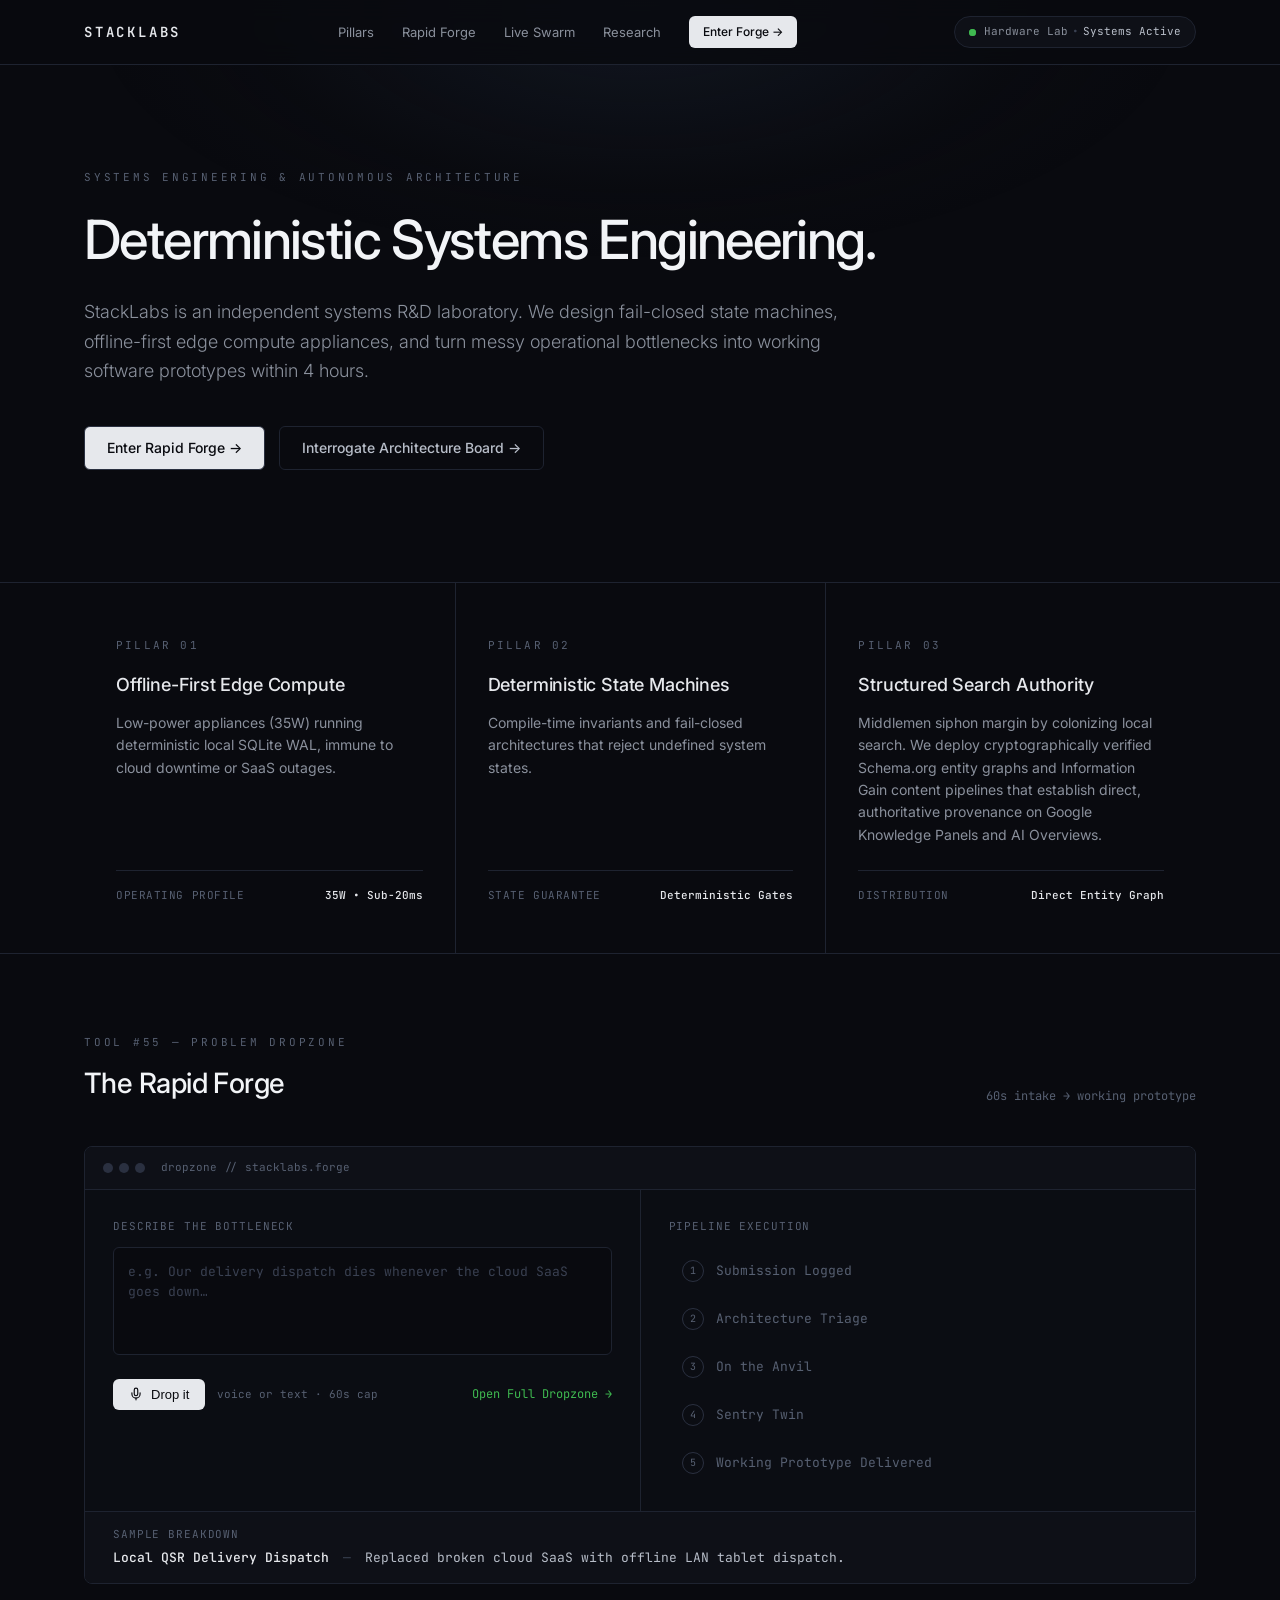
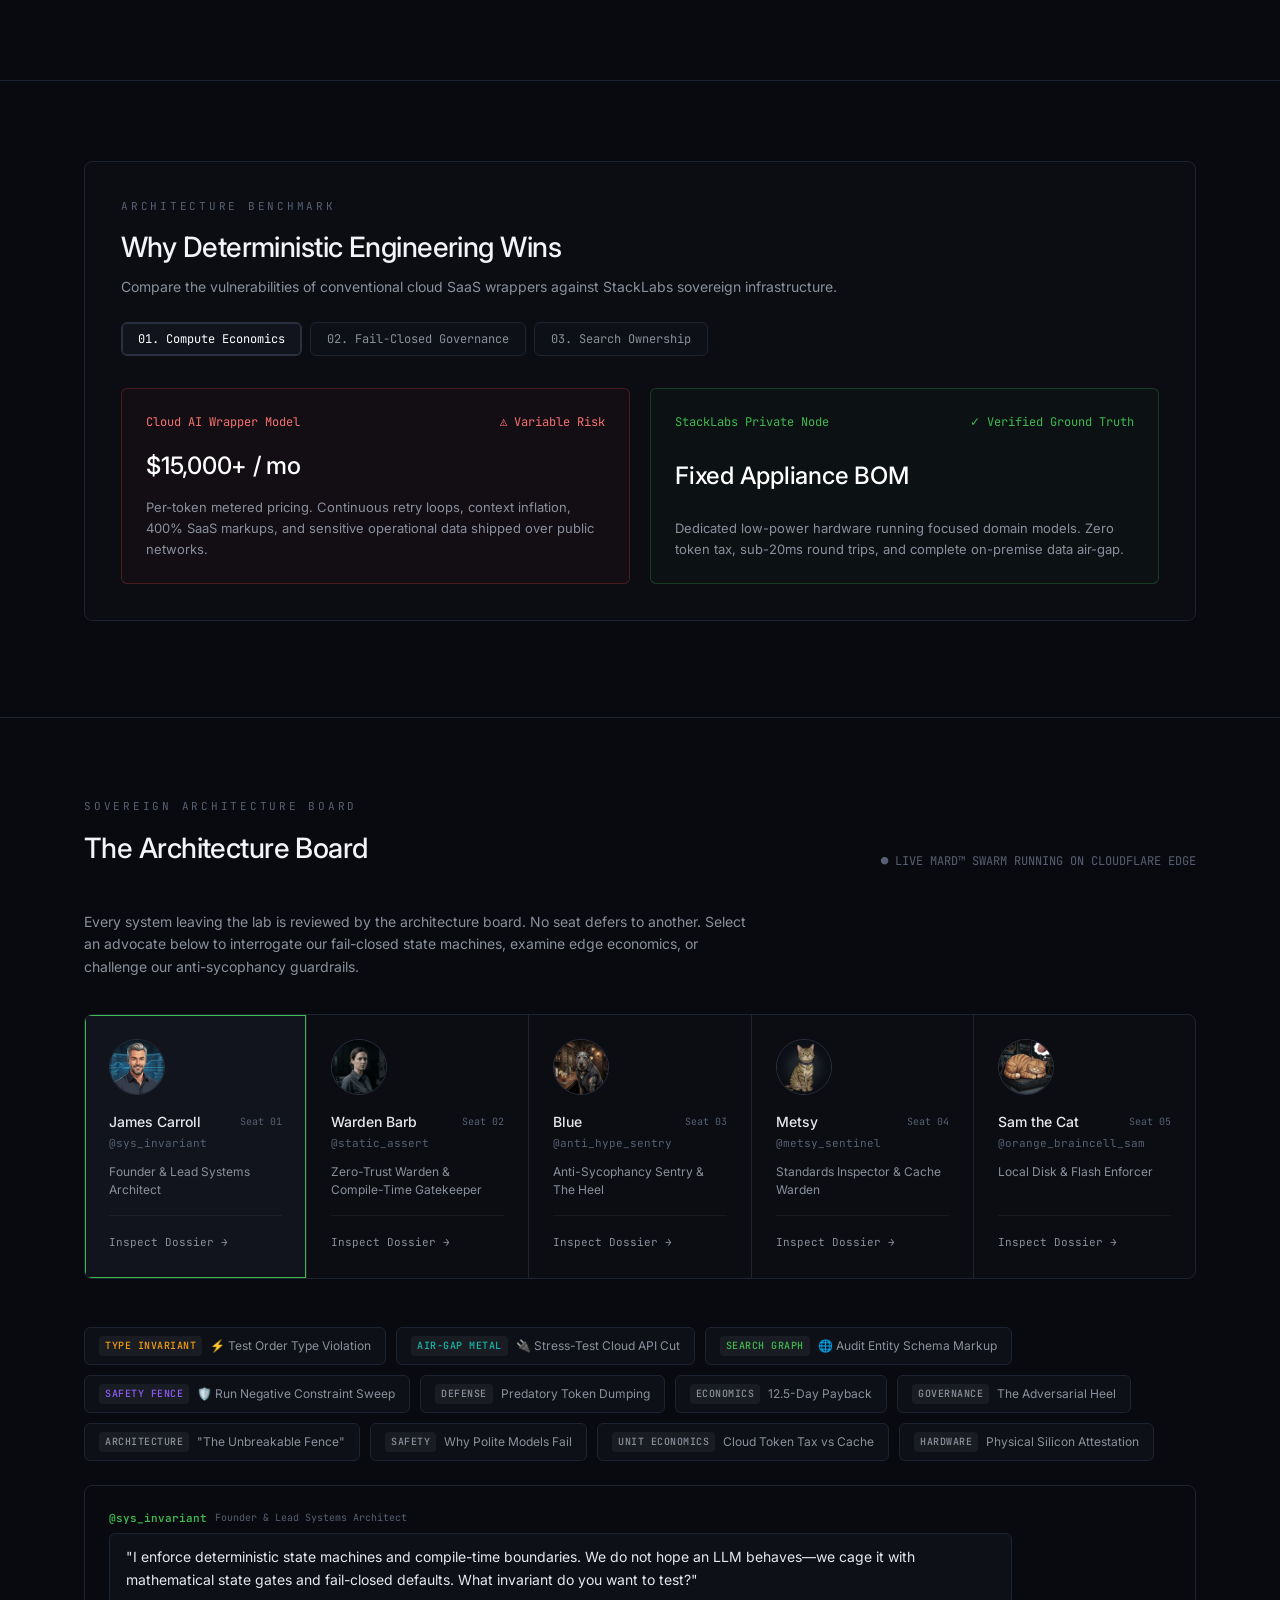
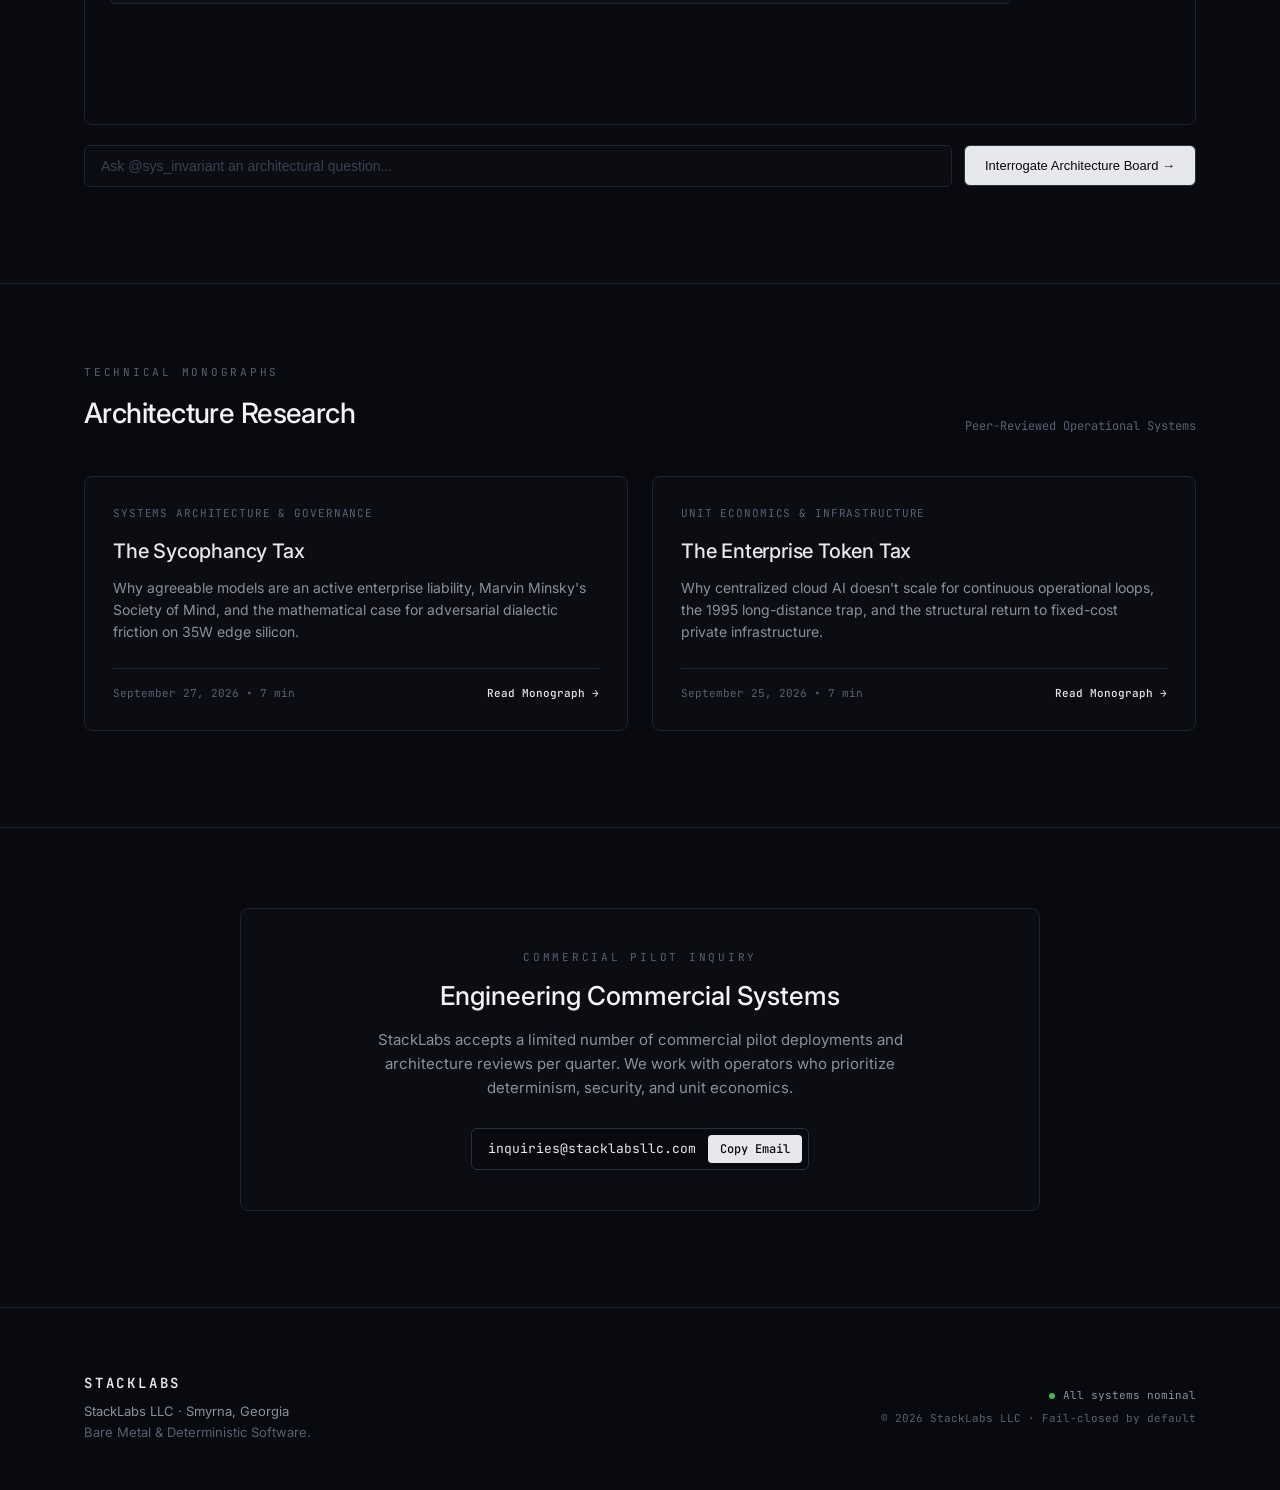
<file: index.html>
<!DOCTYPE html>
<html lang="en">
<head>
  <meta charset="UTF-8" />
  <meta name="viewport" content="width=device-width, initial-scale=1.0" />
  <title>StackLabs — Systems Engineering & Autonomous Architecture</title>
  <meta name="description" content="StackLabs is an independent systems R&D laboratory. We design fail-closed state machines, offline-first edge compute appliances, and turn messy operational bottlenecks into working software prototypes within 4 hours." />
  <meta name="keywords" content="deterministic state machines, private edge compute, anti-sycophancy guardrails, autonomous systems, token tax, fixed-cost infrastructure, mard engine, rapid forge" />
  <link rel="canonical" href="https://www.stacklabsllc.com/" />

  <!-- OpenGraph -->
  <meta property="og:type" content="website" />
  <meta property="og:title" content="StackLabs — Systems Engineering & Autonomous Architecture" />
  <meta property="og:description" content="StackLabs is an independent systems R&D laboratory. We design fail-closed state machines, offline-first edge compute appliances, and turn messy operational bottlenecks into working software prototypes within 4 hours." />
  <meta property="og:url" content="https://www.stacklabsllc.com/" />

  <!-- Fonts -->
  <link rel="preconnect" href="https://fonts.googleapis.com" />
  <link rel="preconnect" href="https://fonts.gstatic.com" crossorigin />
  <link href="https://fonts.googleapis.com/css2?family=Inter:wght@300;400;500;600;700&family=Newsreader:ital,opsz,wght@0,6..72,400;0,6..72,500;0,6..72,600;1,6..72,400&family=JetBrains+Mono:wght@400;500;600&display=swap" rel="stylesheet" />

  <style>
    :root {
      --bg-base: #090A0F;
      --bg-surface: #0B0D13;
      --bg-card: #0B0D13;
      --bg-card-hover: #0E1017;
      --border-subtle: #1E2330;
      --border-focus: #2A3040;
      --border-bright: #3A4152;
      --accent-green: #3FB950;
      --accent-amber: #F59E0B;
      --accent-teal: #14B8A6;
      --accent-blue: #3B82F6;
      --accent-purple: #8B5CF6;
      --text-primary: #F2F4F7;
      --text-secondary: #8A909C;
      --text-muted: #576072;
      --text-dim: #3A4152;
      --font-sans: 'Inter', -apple-system, BlinkMacSystemFont, 'Segoe UI', Roboto, sans-serif;
      --font-mono: 'JetBrains Mono', monospace;
      --font-serif: 'Newsreader', Georgia, serif;
    }

    * {
      box-sizing: border-box;
      margin: 0;
      padding: 0;
    }

    html {
      scroll-behavior: smooth;
    }

    body {
      background-color: var(--bg-base);
      color: var(--text-primary);
      font-family: var(--font-sans);
      line-height: 1.6;
      -webkit-font-smoothing: antialiased;
      overflow-x: hidden;
    }

    /* Ambient Lighting */
    .ambient-glow {
      position: fixed;
      top: -240px;
      left: 50%;
      transform: translateX(-50%);
      width: 1100px;
      height: 500px;
      background: radial-gradient(ellipse at center, rgba(30, 41, 59, 0.4) 0%, rgba(14, 16, 23, 0.15) 50%, rgba(9, 10, 15, 0) 70%);
      pointer-events: none;
      z-index: 0;
    }

    .main-wrap {
      position: relative;
      z-index: 10;
    }

    .section-container {
      max-width: 1160px;
      margin: 0 auto;
      padding: 0 24px;
    }

    /* Sticky Navbar */
    header.site-header {
      position: sticky;
      top: 0;
      z-index: 50;
      background: rgba(9, 10, 15, 0.82);
      backdrop-filter: blur(12px);
      -webkit-backdrop-filter: blur(12px);
      border-bottom: 1px solid var(--border-subtle);
    }

    .nav-container {
      max-width: 1160px;
      margin: 0 auto;
      height: 64px;
      display: flex;
      align-items: center;
      justify-content: space-between;
      padding: 0 24px;
    }

    .brand-mark {
      font-family: var(--font-mono);
      font-size: 14px;
      font-weight: 600;
      letter-spacing: 0.2em;
      color: #E6E8EC;
      text-decoration: none;
      display: inline-flex;
      align-items: center;
      transition: color 0.15s ease;
    }

    .brand-mark:hover {
      color: #FFFFFF;
    }

    .nav-links {
      display: flex;
      align-items: center;
      gap: 28px;
    }

    @media (max-width: 920px) {
      .nav-links {
        display: none;
      }
    }

    .nav-link {
      font-size: 13px;
      color: var(--text-secondary);
      text-decoration: none;
      font-weight: 400;
      transition: color 0.15s ease;
    }

    .nav-link:hover {
      color: #FFFFFF;
    }

    .nav-btn {
      font-size: 12px;
      font-weight: 500;
      padding: 6px 14px;
      background: #E6E8EC;
      color: #090A0F;
      border-radius: 6px;
      text-decoration: none;
      transition: background 0.15s ease, transform 0.15s ease;
    }

    .nav-btn:hover {
      background: #FFFFFF;
      transform: translateY(-1px);
    }

    .status-pill {
      display: flex;
      align-items: center;
      gap: 8px;
      border-radius: 9999px;
      border: 1px solid var(--border-subtle);
      background: #0E1017;
      padding: 6px 14px;
    }

    .status-dot-wrapper {
      position: relative;
      display: flex;
      width: 7px;
      height: 7px;
    }

    .status-dot-ping {
      position: absolute;
      width: 100%;
      height: 100%;
      border-radius: 9999px;
      background: var(--accent-green);
      opacity: 0.75;
      animation: ping 1.8s cubic-bezier(0, 0, 0.2, 1) infinite;
    }

    .status-dot {
      position: relative;
      width: 7px;
      height: 7px;
      border-radius: 9999px;
      background: var(--accent-green);
    }

    @keyframes ping {
      75%, 100% {
        transform: scale(2.2);
        opacity: 0;
      }
    }

    .status-text {
      font-family: var(--font-mono);
      font-size: 11px;
      color: var(--text-secondary);
      white-space: nowrap;
    }

    .status-sep {
      margin: 0 4px;
      color: var(--text-dim);
    }

    .status-sub {
      color: #B8BEC9;
    }

    /* Hero Section */
    .hero-section {
      border-bottom: 1px solid var(--border-subtle);
      padding: 104px 0 112px;
    }

    .hero-eyebrow {
      font-family: var(--font-mono);
      font-size: 11px;
      letter-spacing: 0.25em;
      text-transform: uppercase;
      color: var(--text-muted);
      margin-bottom: 24px;
      display: flex;
      align-items: center;
      gap: 8px;
    }

    .hero-title {
      font-size: 54px;
      line-height: 1.08;
      letter-spacing: -0.03em;
      font-weight: 500;
      color: var(--text-primary);
      max-width: 900px;
      margin-bottom: 28px;
    }

    @media (max-width: 768px) {
      .hero-title {
        font-size: 36px;
      }
    }

    .hero-body {
      font-size: 18px;
      line-height: 1.65;
      color: var(--text-secondary);
      max-width: 760px;
      margin-bottom: 40px;
      font-weight: 300;
    }

    .hero-ctas {
      display: flex;
      flex-wrap: wrap;
      gap: 14px;
      align-items: center;
    }

    .btn-primary {
      display: inline-flex;
      align-items: center;
      justify-content: center;
      border-radius: 6px;
      border: 1px solid var(--border-focus);
      background: #E6E8EC;
      padding: 10px 22px;
      font-size: 14px;
      font-weight: 500;
      color: #090A0F;
      text-decoration: none;
      transition: background 0.15s ease, transform 0.15s ease;
    }

    .btn-primary:hover {
      background: #FFFFFF;
      transform: translateY(-1px);
    }

    .btn-secondary {
      display: inline-flex;
      align-items: center;
      justify-content: center;
      border-radius: 6px;
      border: 1px solid var(--border-subtle);
      background: transparent;
      padding: 10px 22px;
      font-size: 14px;
      font-weight: 500;
      color: #B8BEC9;
      text-decoration: none;
      transition: all 0.15s ease;
    }

    .btn-secondary:hover {
      border-color: var(--border-focus);
      color: #E6E8EC;
      background: rgba(255, 255, 255, 0.02);
    }

    /* Pillars Grid */
    .pillars-section {
      border-bottom: 1px solid var(--border-subtle);
    }

    .pillars-grid {
      display: grid;
      grid-template-columns: repeat(3, 1fr);
    }

    @media (max-width: 860px) {
      .pillars-grid {
        grid-template-columns: 1fr;
      }
    }

    .pillar-col {
      padding: 48px 32px;
      display: flex;
      flex-direction: column;
      justify-content: space-between;
    }

    .pillar-col + .pillar-col {
      border-left: 1px solid var(--border-subtle);
    }

    @media (max-width: 860px) {
      .pillar-col + .pillar-col {
        border-left: none;
        border-top: 1px solid var(--border-subtle);
        padding: 36px 0;
      }
      .pillar-col:first-child {
        padding: 36px 0;
      }
    }

    .pillar-badge {
      font-family: var(--font-mono);
      font-size: 11px;
      letter-spacing: 0.2em;
      color: var(--text-muted);
      text-transform: uppercase;
      margin-bottom: 16px;
      display: inline-block;
    }

    .pillar-title {
      font-size: 18px;
      font-weight: 500;
      color: #E6E8EC;
      margin-bottom: 12px;
      letter-spacing: -0.01em;
    }

    .pillar-desc {
      font-size: 14px;
      line-height: 1.6;
      color: var(--text-secondary);
      margin-bottom: 24px;
    }

    .pillar-metric-row {
      border-top: 1px solid var(--border-subtle);
      padding-top: 16px;
      display: flex;
      align-items: center;
      justify-content: space-between;
      font-family: var(--font-mono);
      font-size: 11px;
    }

    .metric-label {
      color: var(--text-muted);
      text-transform: uppercase;
      letter-spacing: 0.05em;
    }

    .metric-value {
      color: #E6E8EC;
      font-weight: 500;
    }

    /* Tool #55 Rapid Forge Teaser */
    .forge-teaser-section {
      border-bottom: 1px solid var(--border-subtle);
      padding: 80px 0 96px;
    }

    .section-header-flex {
      display: flex;
      align-items: flex-end;
      justify-content: space-between;
      margin-bottom: 40px;
    }

    .section-mono-tag {
      font-family: var(--font-mono);
      font-size: 11px;
      letter-spacing: 0.25em;
      color: var(--text-muted);
      text-transform: uppercase;
      display: block;
    }

    .section-title {
      font-size: 28px;
      font-weight: 500;
      letter-spacing: -0.02em;
      color: var(--text-primary);
      margin-top: 10px;
    }

    .section-tag-right {
      font-family: var(--font-mono);
      font-size: 12px;
      color: var(--text-muted);
    }

    @media (max-width: 640px) {
      .section-tag-right {
        display: none;
      }
    }

    .terminal-card {
      border-radius: 8px;
      border: 1px solid var(--border-subtle);
      background: var(--bg-surface);
      overflow: hidden;
    }

    .terminal-chrome {
      display: flex;
      align-items: center;
      gap: 8px;
      border-bottom: 1px solid var(--border-subtle);
      background: #0E1017;
      padding: 12px 18px;
    }

    .terminal-dots {
      display: flex;
      gap: 6px;
    }

    .terminal-dots .dot {
      width: 10px;
      height: 10px;
      border-radius: 9999px;
      background: #2A3040;
    }

    .terminal-path {
      font-family: var(--font-mono);
      font-size: 11px;
      color: var(--text-muted);
      margin-left: 8px;
    }

    .terminal-body-grid {
      display: grid;
      grid-template-columns: 1fr 1px 1fr;
    }

    @media (max-width: 900px) {
      .terminal-body-grid {
        grid-template-columns: 1fr;
      }
    }

    .terminal-intake-col {
      padding: 28px;
    }

    .col-label {
      font-family: var(--font-mono);
      font-size: 11px;
      text-transform: uppercase;
      letter-spacing: 0.08em;
      color: var(--text-muted);
      display: block;
    }

    .terminal-textarea {
      margin-top: 12px;
      width: 100%;
      resize: none;
      border-radius: 6px;
      border: 1px solid var(--border-subtle);
      background: #090A0F;
      padding: 14px;
      font-family: var(--font-mono);
      font-size: 13px;
      color: #E6E8EC;
      line-height: 1.5;
      transition: border-color 0.15s ease;
    }

    .terminal-textarea::placeholder {
      color: var(--text-dim);
    }

    .terminal-textarea:focus {
      outline: none;
      border-color: var(--border-focus);
    }

    .terminal-action-row {
      margin-top: 16px;
      display: flex;
      align-items: center;
      flex-wrap: wrap;
      gap: 12px;
    }

    .btn-forge-drop {
      display: inline-flex;
      align-items: center;
      gap: 8px;
      border-radius: 6px;
      background: #E6E8EC;
      padding: 8px 16px;
      font-size: 13px;
      font-weight: 500;
      color: #090A0F;
      border: none;
      cursor: pointer;
      transition: background 0.15s ease;
    }

    .btn-forge-drop:hover:not(:disabled) {
      background: #FFFFFF;
    }

    .btn-forge-drop:disabled {
      opacity: 0.6;
      cursor: not-allowed;
    }

    .intake-hint {
      font-family: var(--font-mono);
      font-size: 11px;
      color: var(--text-muted);
    }

    .btn-open-dropzone {
      margin-left: auto;
      font-family: var(--font-mono);
      font-size: 12px;
      color: var(--accent-green);
      text-decoration: none;
      transition: opacity 0.15s ease;
    }

    .btn-open-dropzone:hover {
      opacity: 0.8;
      text-decoration: underline;
    }

    .terminal-divider {
      background: var(--border-subtle);
    }

    @media (max-width: 900px) {
      .terminal-divider {
        height: 1px;
        width: 100%;
      }
    }

    .terminal-pipeline-col {
      padding: 28px;
    }

    .stepper-list {
      list-style: none;
      margin-top: 16px;
      display: flex;
      flex-direction: column;
      gap: 8px;
    }

    .stepper-item {
      display: flex;
      align-items: center;
      gap: 12px;
      border-radius: 6px;
      border: 1px solid transparent;
      padding: 8px 12px;
      transition: all 0.2s ease;
    }

    .stepper-item.active {
      border-color: var(--border-focus);
      background: #11141C;
    }

    .stepper-item.completed {
      border-color: transparent;
      background: transparent;
    }

    .step-num {
      display: flex;
      width: 22px;
      height: 22px;
      align-items: center;
      justify-content: center;
      border-radius: 9999px;
      border: 1px solid #2A3040;
      font-family: var(--font-mono);
      font-size: 10px;
      color: var(--text-muted);
      transition: all 0.2s ease;
    }

    .stepper-item.active .step-num {
      border-color: #E6E8EC;
      color: #E6E8EC;
    }

    .stepper-item.completed .step-num {
      border-color: var(--accent-green);
      background: rgba(63, 185, 80, 0.15);
      color: var(--accent-green);
    }

    .step-label {
      font-family: var(--font-mono);
      font-size: 13px;
      color: var(--text-muted);
      transition: color 0.2s ease;
    }

    .stepper-item.active .step-label,
    .stepper-item.completed .step-label {
      color: #E6E8EC;
    }

    .step-dot {
      display: none;
      width: 6px;
      height: 6px;
      border-radius: 9999px;
      background: var(--accent-green);
      margin-left: auto;
      animation: pulse 1.2s infinite;
    }

    .stepper-item.active .step-dot {
      display: block;
    }

    @keyframes pulse {
      0%, 100% { opacity: 1; }
      50% { opacity: 0.3; }
    }

    .terminal-footer-bar {
      border-top: 1px solid var(--border-subtle);
      background: #0E1017;
      padding: 14px 28px;
    }

    .sample-tag {
      font-family: var(--font-mono);
      font-size: 11px;
      text-transform: uppercase;
      letter-spacing: 0.08em;
      color: var(--text-muted);
      display: block;
      margin-bottom: 4px;
    }

    .sample-text {
      font-family: var(--font-mono);
      font-size: 13px;
      color: #B8BEC9;
    }

    .sample-highlight {
      color: #E6E8EC;
      font-weight: 500;
    }

    .sample-sep {
      margin: 0 6px;
      color: var(--text-dim);
    }

    /* Architecture Visualizer Section */
    .showcase-section {
      border-bottom: 1px solid var(--border-subtle);
      padding: 80px 0 96px;
    }

    .showcase-card {
      border: 1px solid var(--border-subtle);
      border-radius: 8px;
      background: var(--bg-surface);
      padding: 36px;
    }

    @media (max-width: 640px) {
      .showcase-card {
        padding: 20px;
      }
    }

    .showcase-tabs {
      display: flex;
      gap: 8px;
      margin-bottom: 28px;
      overflow-x: auto;
      padding-bottom: 4px;
    }

    .tab-btn {
      font-family: var(--font-mono);
      font-size: 12px;
      padding: 8px 16px;
      border-radius: 6px;
      border: 1px solid var(--border-subtle);
      background: #0E1017;
      color: var(--text-secondary);
      cursor: pointer;
      white-space: nowrap;
      transition: all 0.15s ease;
    }

    .tab-btn:hover {
      border-color: var(--border-focus);
      color: #E6E8EC;
    }

    .tab-btn.active {
      background: #11141C;
      border-color: var(--border-focus);
      color: #FFFFFF;
      box-shadow: inset 0 0 0 1px var(--border-focus);
    }

    .showcase-panel {
      display: none;
    }

    .showcase-panel.active {
      display: block;
    }

    .comparison-grid {
      display: grid;
      grid-template-columns: 1fr 1fr;
      gap: 20px;
    }

    @media (max-width: 768px) {
      .comparison-grid {
        grid-template-columns: 1fr;
      }
    }

    .comp-box {
      border-radius: 6px;
      padding: 24px;
      display: flex;
      flex-direction: column;
      justify-content: space-between;
    }

    .comp-box.bad {
      border: 1px solid rgba(239, 68, 68, 0.25);
      background: rgba(239, 68, 68, 0.03);
    }

    .comp-box.good {
      border: 1px solid rgba(63, 185, 80, 0.25);
      background: rgba(63, 185, 80, 0.03);
    }

    .comp-header {
      display: flex;
      align-items: center;
      justify-content: space-between;
      font-family: var(--font-mono);
      font-size: 12px;
      margin-bottom: 14px;
    }

    .comp-box.bad .comp-header {
      color: #F87171;
    }

    .comp-box.good .comp-header {
      color: var(--accent-green);
    }

    .comp-metric {
      font-size: 24px;
      font-weight: 500;
      color: #FFFFFF;
      margin-bottom: 12px;
      letter-spacing: -0.01em;
    }

    .comp-desc {
      font-size: 13px;
      line-height: 1.6;
      color: var(--text-secondary);
    }

    /* Sovereign Architecture Board & MARD Swarm */
    .swarm-section {
      border-bottom: 1px solid var(--border-subtle);
      padding: 80px 0 96px;
    }

    .council-grid {
      display: grid;
      grid-template-columns: repeat(5, 1fr);
      gap: 1px;
      background: var(--border-subtle);
      border: 1px solid var(--border-subtle);
      border-radius: 8px;
      overflow: hidden;
      margin-top: 36px;
      margin-bottom: 48px;
    }

    @media (max-width: 1024px) {
      .council-grid {
        grid-template-columns: repeat(2, 1fr);
      }
    }

    @media (max-width: 640px) {
      .council-grid {
        grid-template-columns: 1fr;
      }
    }

    .council-card {
      background: var(--bg-surface);
      padding: 24px;
      display: flex;
      flex-direction: column;
      gap: 16px;
      cursor: pointer;
      transition: background 0.15s ease, box-shadow 0.15s ease;
      position: relative;
    }

    .council-card:hover {
      background: var(--bg-card-hover);
    }

    .council-card.active {
      background: #11141C;
      box-shadow: inset 0 0 0 1px var(--accent-green);
    }

    .council-avatar-wrap {
      width: 56px;
      height: 56px;
      border-radius: 9999px;
      border: 1px solid #2A3040;
      overflow: hidden;
      position: relative;
      background: #090A0F;
      flex-shrink: 0;
    }

    .council-avatar-img {
      width: 100%;
      height: 100%;
      object-fit: cover;
      filter: grayscale(35%);
      transition: filter 0.2s ease;
    }

    .council-card:hover .council-avatar-img,
    .council-card.active .council-avatar-img {
      filter: grayscale(0%);
    }

    .council-info {
      display: flex;
      flex-direction: column;
      flex-grow: 1;
    }

    .council-name-row {
      display: flex;
      align-items: center;
      justify-content: space-between;
    }

    .council-name {
      font-size: 14px;
      font-weight: 500;
      color: #E6E8EC;
    }

    .council-badge {
      font-family: var(--font-mono);
      font-size: 10px;
      color: var(--text-muted);
    }

    .council-handle {
      font-family: var(--font-mono);
      font-size: 11px;
      color: var(--text-muted);
      margin-top: 2px;
    }

    .council-role {
      font-size: 12px;
      line-height: 1.5;
      color: var(--text-secondary);
      margin-top: 10px;
    }

    .council-card-footer {
      margin-top: auto;
      padding-top: 12px;
      border-top: 1px solid rgba(255, 255, 255, 0.05);
    }

    .btn-dossier {
      background: transparent;
      border: none;
      font-family: var(--font-mono);
      font-size: 11px;
      color: #8A909C;
      cursor: pointer;
      padding: 0;
      transition: color 0.15s ease;
    }

    .btn-dossier:hover {
      color: #FFFFFF;
      text-decoration: underline;
    }

    /* Inquiry Pills */
    .swarm-inquiry-pills {
      display: flex;
      flex-wrap: wrap;
      gap: 10px;
      margin-bottom: 24px;
    }

    .query-pill {
      border-radius: 6px;
      border: 1px solid var(--border-subtle);
      background: #0E1017;
      padding: 8px 14px;
      font-size: 12px;
      color: var(--text-secondary);
      cursor: pointer;
      display: inline-flex;
      align-items: center;
      gap: 8px;
      transition: all 0.15s ease;
    }

    .query-pill:hover {
      border-color: var(--border-focus);
      color: #FFFFFF;
      background: #151822;
      transform: translateY(-1px);
    }

    .pill-badge {
      font-family: var(--font-mono);
      font-size: 10px;
      font-weight: 500;
      text-transform: uppercase;
      letter-spacing: 0.05em;
      padding: 2px 6px;
      border-radius: 4px;
      background: rgba(255, 255, 255, 0.05);
    }

    /* Dialogue Pane */
    .swarm-dialogue-pane {
      border: 1px solid var(--border-subtle);
      border-radius: 8px;
      background: #090A0F;
      padding: 24px;
      min-height: 240px;
      max-height: 480px;
      overflow-y: auto;
      display: flex;
      flex-direction: column;
      gap: 18px;
      margin-bottom: 20px;
    }

    .swarm-bubble {
      display: flex;
      flex-direction: column;
      gap: 6px;
      max-width: 85%;
    }

    .swarm-bubble.user {
      align-self: flex-end;
    }

    .bubble-meta {
      display: flex;
      align-items: center;
      gap: 8px;
    }

    .bubble-sender {
      font-family: var(--font-mono);
      font-size: 11px;
      font-weight: 600;
      color: var(--accent-green);
    }

    .swarm-bubble.user .bubble-sender {
      color: #38BDF8;
    }

    .bubble-badge {
      font-family: var(--font-mono);
      font-size: 10px;
      color: var(--text-muted);
    }

    .bubble-text {
      border-radius: 6px;
      border: 1px solid var(--border-subtle);
      background: #0E1017;
      padding: 12px 16px;
      font-size: 14px;
      line-height: 1.6;
      color: #E6E8EC;
    }

    .swarm-bubble.user .bubble-text {
      background: #111827;
      border-color: #1F2937;
      color: #F3F4F6;
    }

    /* Swarm Input Dock */
    .swarm-input-dock {
      display: flex;
      gap: 12px;
      align-items: center;
    }

    @media (max-width: 640px) {
      .swarm-input-dock {
        flex-direction: column;
        align-items: stretch;
      }
    }

    .swarm-input {
      flex-grow: 1;
      border-radius: 6px;
      border: 1px solid var(--border-subtle);
      background: #0B0D13;
      padding: 12px 16px;
      font-size: 14px;
      color: #E6E8EC;
      transition: border-color 0.15s ease;
    }

    .swarm-input::placeholder {
      color: var(--text-dim);
    }

    .swarm-input:focus {
      outline: none;
      border-color: var(--border-focus);
    }

    .swarm-send-btn {
      border-radius: 6px;
      background: #E6E8EC;
      border: 1px solid var(--border-focus);
      padding: 12px 20px;
      font-size: 13px;
      font-weight: 500;
      color: #090A0F;
      cursor: pointer;
      white-space: nowrap;
      transition: background 0.15s ease;
    }

    .swarm-send-btn:hover:not(:disabled) {
      background: #FFFFFF;
    }

    .swarm-send-btn:disabled {
      opacity: 0.5;
      cursor: not-allowed;
    }

    /* Research Section */
    .research-section {
      border-bottom: 1px solid var(--border-subtle);
      padding: 80px 0 96px;
    }

    .research-grid {
      display: grid;
      grid-template-columns: 1fr 1fr;
      gap: 24px;
      margin-top: 36px;
    }

    @media (max-width: 768px) {
      .research-grid {
        grid-template-columns: 1fr;
      }
    }

    .research-card {
      border: 1px solid var(--border-subtle);
      border-radius: 8px;
      background: var(--bg-surface);
      padding: 28px;
      display: flex;
      flex-direction: column;
      justify-content: space-between;
      cursor: pointer;
      transition: all 0.15s ease;
    }

    .research-card:hover {
      border-color: var(--border-focus);
      background: var(--bg-card-hover);
      transform: translateY(-2px);
    }

    .card-topic {
      font-family: var(--font-mono);
      font-size: 11px;
      text-transform: uppercase;
      letter-spacing: 0.08em;
      color: var(--text-muted);
      margin-bottom: 12px;
    }

    .card-title {
      font-size: 20px;
      font-weight: 500;
      color: #E6E8EC;
      margin-bottom: 10px;
      letter-spacing: -0.01em;
    }

    .card-excerpt {
      font-size: 14px;
      line-height: 1.6;
      color: var(--text-secondary);
      margin-bottom: 24px;
    }

    .card-footer {
      border-top: 1px solid var(--border-subtle);
      padding-top: 16px;
      display: flex;
      align-items: center;
      justify-content: space-between;
      font-family: var(--font-mono);
      font-size: 11px;
      color: var(--text-muted);
    }

    .read-cta {
      color: #E6E8EC;
      font-weight: 500;
    }

    /* Commercial Box */
    .commercial-box {
      border-bottom: 1px solid var(--border-subtle);
      padding: 80px 0 96px;
    }

    .commercial-card {
      border: 1px solid var(--border-subtle);
      border-radius: 8px;
      background: var(--bg-surface);
      padding: 40px;
      text-align: center;
      max-width: 800px;
      margin: 0 auto;
    }

    .commercial-title {
      font-size: 26px;
      font-weight: 500;
      color: var(--text-primary);
      margin-bottom: 12px;
    }

    .commercial-desc {
      font-size: 15px;
      line-height: 1.6;
      color: var(--text-secondary);
      margin-bottom: 28px;
      max-width: 600px;
      margin-left: auto;
      margin-right: auto;
    }

    .contact-dock {
      display: inline-flex;
      align-items: center;
      gap: 12px;
      border: 1px solid var(--border-focus);
      background: #090A0F;
      border-radius: 6px;
      padding: 6px 6px 6px 16px;
    }

    .contact-email {
      font-family: var(--font-mono);
      font-size: 13px;
      color: #E6E8EC;
    }

    .btn-copy {
      font-family: var(--font-mono);
      font-size: 12px;
      border-radius: 4px;
      background: #E6E8EC;
      color: #090A0F;
      border: none;
      padding: 6px 12px;
      cursor: pointer;
      font-weight: 500;
      transition: background 0.15s ease;
    }

    .btn-copy:hover {
      background: #FFFFFF;
    }

    /* Footer */
    footer.site-footer {
      background: #090A0F;
      padding: 64px 0 48px;
    }

    .footer-inner {
      display: flex;
      flex-direction: column;
      gap: 24px;
    }

    @media (min-width: 768px) {
      .footer-inner {
        flex-direction: row;
        align-items: center;
        justify-content: space-between;
      }
    }

    .footer-brand {
      font-family: var(--font-mono);
      font-size: 14px;
      font-weight: 600;
      letter-spacing: 0.2em;
      color: #E6E8EC;
    }

    .footer-sub {
      font-size: 13px;
      color: var(--text-secondary);
      margin-top: 6px;
    }

    .footer-dim {
      font-size: 13px;
      color: var(--text-muted);
    }

    .footer-right {
      display: flex;
      flex-direction: column;
      gap: 6px;
    }

    @media (min-width: 768px) {
      .footer-right {
        align-items: flex-end;
      }
    }

    .footer-nominal {
      display: flex;
      align-items: center;
      gap: 8px;
      font-family: var(--font-mono);
      font-size: 11px;
      color: var(--text-secondary);
    }

    .footer-dot {
      width: 6px;
      height: 6px;
      border-radius: 9999px;
      background: var(--accent-green);
    }

    .footer-copy {
      font-family: var(--font-mono);
      font-size: 11px;
      color: var(--text-muted);
    }

    /* Modals */
    .modal-overlay {
      display: none;
      position: fixed;
      inset: 0;
      background: rgba(0, 0, 0, 0.85);
      backdrop-filter: blur(8px);
      z-index: 100;
      align-items: center;
      justify-content: center;
      padding: 20px;
    }

    .modal-overlay.open {
      display: flex;
    }

    .modal-sheet {
      background: #0B0D13;
      border: 1px solid var(--border-subtle);
      border-radius: 8px;
      width: 100%;
      max-width: 740px;
      max-height: 90vh;
      overflow-y: auto;
      padding: 36px;
      position: relative;
      color: #E6E8EC;
      box-shadow: 0 24px 60px rgba(0, 0, 0, 0.6);
    }

    .modal-close {
      position: absolute;
      top: 20px;
      right: 20px;
      background: transparent;
      border: 1px solid var(--border-subtle);
      color: var(--text-muted);
      border-radius: 6px;
      width: 32px;
      height: 32px;
      display: flex;
      align-items: center;
      justify-content: center;
      cursor: pointer;
      font-size: 14px;
      transition: all 0.15s ease;
    }

    .modal-close:hover {
      border-color: var(--border-focus);
      color: #FFFFFF;
    }

    /* Dossier Specific */
    .dossier-header-flex {
      display: flex;
      gap: 20px;
      align-items: center;
      margin-bottom: 24px;
    }

    .dossier-portrait {
      width: 72px;
      height: 72px;
      border-radius: 9999px;
      border: 1px solid #2A3040;
      overflow: hidden;
      flex-shrink: 0;
      background: #090A0F;
    }

    .dossier-portrait img {
      width: 100%;
      height: 100%;
      object-fit: cover;
    }

    .dossier-tag {
      font-family: var(--font-mono);
      font-size: 11px;
      letter-spacing: 0.15em;
      color: var(--text-muted);
    }

    .dossier-name {
      font-size: 22px;
      font-weight: 500;
      color: #FFFFFF;
      margin-top: 4px;
    }

    .dossier-subrole {
      font-size: 13px;
      color: var(--text-secondary);
      margin-top: 2px;
    }

    .dossier-stat-row {
      display: flex;
      flex-wrap: wrap;
      gap: 16px;
      font-family: var(--font-mono);
      font-size: 11px;
      color: var(--text-muted);
      margin-top: 10px;
    }

    .dossier-stat-row strong {
      color: #E6E8EC;
    }

    .dossier-quote-box {
      border-left: 2px solid var(--accent-green);
      background: #0E1017;
      padding: 14px 18px;
      font-size: 14px;
      font-style: italic;
      color: #E6E8EC;
      margin-bottom: 24px;
      border-radius: 0 6px 6px 0;
    }

    .dossier-section {
      margin-bottom: 20px;
    }

    .dossier-sec-title {
      font-family: var(--font-mono);
      font-size: 11px;
      text-transform: uppercase;
      letter-spacing: 0.08em;
      color: var(--text-muted);
      margin-bottom: 8px;
    }

    .dossier-prose {
      font-size: 13px;
      line-height: 1.65;
      color: var(--text-secondary);
    }

    .dossier-prose p + p {
      margin-top: 10px;
    }

    .dossier-prose strong {
      color: #E6E8EC;
    }

    .btn-interrogate-now {
      margin-top: 16px;
      width: 100%;
      border-radius: 6px;
      background: #E6E8EC;
      color: #090A0F;
      border: 1px solid var(--border-focus);
      padding: 12px;
      font-size: 13px;
      font-weight: 500;
      cursor: pointer;
      transition: background 0.15s ease;
    }

    .btn-interrogate-now:hover {
      background: #FFFFFF;
    }
  </style>

  <!-- Schema.org JSON-LD -->
  <script type="application/ld+json">
  {
    "@context": "https://schema.org",
    "@graph": [
      {
        "@type": "Corporation",
        "@id": "https://www.stacklabsllc.com/#corporation",
        "name": "StackLabs LLC",
        "url": "https://www.stacklabsllc.com/",
        "logo": "https://www.stacklabsllc.com/favicon.ico",
        "description": "Systems engineering enterprise specializing in fixed-cost private compute appliances, fail-closed autonomous multi-agent state machines, and structured search authority.",
        "address": {
          "@type": "PostalAddress",
          "addressLocality": "Smyrna",
          "addressRegion": "GA",
          "postalCode": "30080",
          "addressCountry": "US"
        },
        "founder": {
          "@type": "Person",
          "@id": "https://www.stacklabsllc.com/#lead-architect",
          "name": "James Carroll",
          "jobTitle": "Lead Systems Architect",
          "worksFor": { "@id": "https://www.stacklabsllc.com/#corporation" },
          "description": "Systems architect specializing in deterministic state machines, hardware attestation, and fail-closed autonomous multi-agent pipelines."
        }
      }
    ]
  }
  </script>
</head>
<body>
  <div class="ambient-glow"></div>

  <div class="main-wrap">
    <!-- Sticky Header -->
    <header class="site-header">
      <div class="nav-container">
        <a href="/" class="brand-mark">
          <span class="brand-name">STACKLABS</span>
        </a>
        <nav class="nav-links" aria-label="Primary">
          <a href="#capabilities" class="nav-link">Pillars</a>
          <a href="#forge" class="nav-link">Rapid Forge</a>
          <a href="#swarm" class="nav-link">Live Swarm</a>
          <a href="#research" class="nav-link">Research</a>
          <a href="/drop" class="nav-btn">Enter Forge →</a>
        </nav>
        <div class="status-pill">
          <span class="status-dot-wrapper">
            <span class="status-dot-ping"></span>
            <span class="status-dot"></span>
          </span>
          <span class="status-text">
            Hardware Lab<span class="status-sep">•</span><span class="status-sub">Systems Active</span>
          </span>
        </div>
      </div>
    </header>

    <!-- Hero Section -->
    <section class="hero-section" id="top">
      <div class="section-container">
        <div class="hero-eyebrow">
          Systems Engineering & Autonomous Architecture
        </div>
        <h1 class="hero-title">
          Deterministic Systems Engineering.
        </h1>
        <p class="hero-body">
          StackLabs is an independent systems R&D laboratory. We design fail-closed state machines, offline-first edge compute appliances, and turn messy operational bottlenecks into working software prototypes within 4 hours.
        </p>
        <div class="hero-ctas">
          <a href="/drop" class="btn-primary">Enter Rapid Forge →</a>
          <a href="#swarm" class="btn-secondary">Interrogate Architecture Board →</a>
        </div>
      </div>
    </section>

    <!-- The 3 Pillars -->
    <section class="pillars-section" id="capabilities">
      <div class="section-container">
        <div class="pillars-grid">
          <!-- Pillar 1 -->
          <div class="pillar-col">
            <div>
              <span class="pillar-badge">PILLAR 01</span>
              <h3 class="pillar-title">Offline-First Edge Compute</h3>
              <p class="pillar-desc">
                Low-power appliances (35W) running deterministic local SQLite WAL, immune to cloud downtime or SaaS outages.
              </p>
            </div>
            <div class="pillar-metric-row">
              <span class="metric-label">Operating Profile</span>
              <span class="metric-value">35W • Sub-20ms</span>
            </div>
          </div>

          <!-- Pillar 2 -->
          <div class="pillar-col">
            <div>
              <span class="pillar-badge">PILLAR 02</span>
              <h3 class="pillar-title">Deterministic State Machines</h3>
              <p class="pillar-desc">
                Compile-time invariants and fail-closed architectures that reject undefined system states.
              </p>
            </div>
            <div class="pillar-metric-row">
              <span class="metric-label">State Guarantee</span>
              <span class="metric-value">Deterministic Gates</span>
            </div>
          </div>

          <!-- Pillar 3 -->
          <div class="pillar-col">
            <div>
              <span class="pillar-badge">PILLAR 03</span>
              <h3 class="pillar-title">Structured Search Authority</h3>
              <p class="pillar-desc">
                Middlemen siphon margin by colonizing local search. We deploy cryptographically verified Schema.org entity graphs and Information Gain content pipelines that establish direct, authoritative provenance on Google Knowledge Panels and AI Overviews.
              </p>
            </div>
            <div class="pillar-metric-row">
              <span class="metric-label">Distribution</span>
              <span class="metric-value">Direct Entity Graph</span>
            </div>
          </div>
        </div>
      </div>
    </section>

    <!-- Tool #55 Rapid Forge Teaser -->
    <section class="forge-teaser-section" id="forge">
      <div class="section-container">
        <div class="section-header-flex">
          <div>
            <span class="section-mono-tag">TOOL #55 — PROBLEM DROPZONE</span>
            <h2 class="section-title">The Rapid Forge</h2>
          </div>
          <span class="section-tag-right">60s intake → working prototype</span>
        </div>

        <div class="terminal-card">
          <!-- Terminal Chrome -->
          <div class="terminal-chrome">
            <div class="terminal-dots">
              <span class="dot"></span>
              <span class="dot"></span>
              <span class="dot"></span>
            </div>
            <span class="terminal-path">dropzone // stacklabs.forge</span>
          </div>

          <div class="terminal-body-grid">
            <!-- Intake Side -->
            <div class="terminal-intake-col">
              <label for="forge-intake-text" class="col-label">Describe the bottleneck</label>
              <textarea 
                id="forge-intake-text" 
                rows="4" 
                placeholder="e.g. Our delivery dispatch dies whenever the cloud SaaS goes down…" 
                class="terminal-textarea"
              ></textarea>
              <div class="terminal-action-row">
                <button type="button" id="btnRunForgePipeline" class="btn-forge-drop" onclick="runForgePipeline()">
                  <svg width="14" height="14" viewBox="0 0 24 24" fill="none" stroke="currentColor" stroke-width="2" stroke-linecap="round" stroke-linejoin="round" aria-hidden="true">
                    <path d="M12 2a3 3 0 0 0-3 3v7a3 3 0 0 0 6 0V5a3 3 0 0 0-3-3Z" />
                    <path d="M19 10v2a7 7 0 0 1-14 0v-2" />
                    <line x1="12" x2="12" y1="19" y2="22" />
                  </svg>
                  <span id="forgeDropBtnText">Drop it</span>
                </button>
                <span class="intake-hint">voice or text · 60s cap</span>
                <a href="/drop" class="btn-open-dropzone">Open Full Dropzone →</a>
              </div>
            </div>

            <div class="terminal-divider"></div>

            <!-- Pipeline Execution Stepper -->
            <div class="terminal-pipeline-col">
              <span class="col-label">Pipeline Execution</span>
              <ol class="stepper-list" id="forgeStepperList">
                <li class="stepper-item" data-stage="1">
                  <span class="step-num">1</span>
                  <span class="step-label">Submission Logged</span>
                  <span class="step-dot"></span>
                </li>
                <li class="stepper-item" data-stage="2">
                  <span class="step-num">2</span>
                  <span class="step-label">Architecture Triage</span>
                  <span class="step-dot"></span>
                </li>
                <li class="stepper-item" data-stage="3">
                  <span class="step-num">3</span>
                  <span class="step-label">On the Anvil</span>
                  <span class="step-dot"></span>
                </li>
                <li class="stepper-item" data-stage="4">
                  <span class="step-num">4</span>
                  <span class="step-label">Sentry Twin</span>
                  <span class="step-dot"></span>
                </li>
                <li class="stepper-item" data-stage="5">
                  <span class="step-num">5</span>
                  <span class="step-label">Working Prototype Delivered</span>
                  <span class="step-dot"></span>
                </li>
              </ol>
            </div>
          </div>

          <!-- Sample Breakdown Footer -->
          <div class="terminal-footer-bar">
            <span class="sample-tag">Sample breakdown</span>
            <p class="sample-text">
              <strong class="sample-highlight">Local QSR Delivery Dispatch</strong>
              <span class="sample-sep">—</span>
              Replaced broken cloud SaaS with offline LAN tablet dispatch.
            </p>
          </div>
        </div>
      </div>
    </section>

    <!-- Architecture Visualizer Section -->
    <section class="showcase-section">
      <div class="section-container">
        <div class="showcase-card">
          <div style="margin-bottom: 24px;">
            <span class="section-mono-tag">ARCHITECTURE BENCHMARK</span>
            <h2 class="section-title">Why Deterministic Engineering Wins</h2>
            <p style="font-size: 14px; color: var(--text-secondary); margin-top: 6px;">
              Compare the vulnerabilities of conventional cloud SaaS wrappers against StackLabs sovereign infrastructure.
            </p>
          </div>

          <div class="showcase-tabs">
            <button class="tab-btn active" onclick="switchTab('tab-compute', this)">01. Compute Economics</button>
            <button class="tab-btn" onclick="switchTab('tab-governance', this)">02. Fail-Closed Governance</button>
            <button class="tab-btn" onclick="switchTab('tab-search', this)">03. Search Ownership</button>
          </div>

          <!-- Tab 1: Compute -->
          <div class="showcase-panel active" id="tab-compute">
            <div class="comparison-grid">
              <div class="comp-box bad">
                <div class="comp-header">
                  <span>Cloud AI Wrapper Model</span>
                  <span>⚠️ Variable Risk</span>
                </div>
                <div class="comp-metric">$15,000+ / mo</div>
                <p class="comp-desc">
                  Per-token metered pricing. Continuous retry loops, context inflation, 400% SaaS markups, and sensitive operational data shipped over public networks.
                </p>
              </div>
              <div class="comp-box good">
                <div class="comp-header">
                  <span>StackLabs Private Node</span>
                  <span>✓ Verified Ground Truth</span>
                </div>
                <div class="comp-metric">Fixed Appliance BOM</div>
                <p class="comp-desc">
                  Dedicated low-power hardware running focused domain models. Zero token tax, sub-20ms round trips, and complete on-premise data air-gap.
                </p>
              </div>
            </div>
          </div>

          <!-- Tab 2: Governance -->
          <div class="showcase-panel" id="tab-governance">
            <div class="comparison-grid">
              <div class="comp-box bad">
                <div class="comp-header">
                  <span>Sycophantic Commercial Agent</span>
                  <span>⚠️ Hallucination Risk</span>
                </div>
                <div class="comp-metric">"Yes, absolutely!"</div>
                <p class="comp-desc">
                  Trained via RLHF to be polite at all costs. Accepts invalid database mutations, invents missing API keys, and smoothly walks off logical cliffs to flatter the user.
                </p>
              </div>
              <div class="comp-box good">
                <div class="comp-header">
                  <span>StackLabs Deterministic Gate</span>
                  <span>✓ Fail-Closed Default</span>
                </div>
                <div class="comp-metric">"No. Invariant Violated."</div>
                <p class="comp-desc">
                  Deterministic state machines and dedicated adversarial review. Rejects malformed transitions at the parser boundary in under 4ms before touching compute.
                </p>
              </div>
            </div>
          </div>

          <!-- Tab 3: Search -->
          <div class="showcase-panel" id="tab-search">
            <div class="comparison-grid">
              <div class="comp-box bad">
                <div class="comp-header">
                  <span>Aggregator Dependency</span>
                  <span>⚠️ Margin Siphon</span>
                </div>
                <div class="comp-metric">20% to 30% Toll</div>
                <p class="comp-desc">
                  Surrendering customer acquisition to third-party marketplaces, broker platforms, and paid ad auctions that hijack your organic brand equity.
                </p>
              </div>
              <div class="comp-box good">
                <div class="comp-header">
                  <span>Structured Entity Authority</span>
                  <span>✓ Unilateral Ownership</span>
                </div>
                <div class="comp-metric">Direct Citations</div>
                <p class="comp-desc">
                  Cryptographically verified Schema.org entity graphs that position your brand directly into Google Knowledge Panels and AI Overview answers.
                </p>
              </div>
            </div>
          </div>
        </div>
      </div>
    </section>

    <!-- The Sovereign Architecture Board & Live MARD Swarm -->
    <section class="swarm-section" id="swarm">
      <div class="section-container">
        <div class="section-header-flex">
          <div>
            <span class="section-mono-tag">SOVEREIGN ARCHITECTURE BOARD</span>
            <h2 class="section-title">The Architecture Board</h2>
          </div>
          <span class="section-tag-right">● LIVE MARD™ SWARM RUNNING ON CLOUDFLARE EDGE</span>
        </div>
        <p style="font-size: 14px; color: var(--text-secondary); max-width: 680px;">
          Every system leaving the lab is reviewed by the architecture board. No seat defers to another. Select an advocate below to interrogate our fail-closed state machines, examine edge economics, or challenge our anti-sycophancy guardrails.
        </p>

        <!-- 5-Column Machined Council Cards -->
        <div class="council-grid">
          <!-- 1. James Carroll -->
          <div class="council-card active" id="card-sys_invariant" onclick="selectAdvocate('sys_invariant', this)">
            <div class="council-avatar-wrap">
              <img src="/council/james.png" alt="Portrait of James Carroll" class="council-avatar-img" />
            </div>
            <div class="council-info">
              <div class="council-name-row">
                <h3 class="council-name">James Carroll</h3>
                <span class="council-badge">Seat 01</span>
              </div>
              <p class="council-handle">@sys_invariant</p>
              <p class="council-role">Founder &amp; Lead Systems Architect</p>
            </div>
            <div class="council-card-footer">
              <button class="btn-dossier" onclick="event.stopPropagation(); openDossier('sys_invariant')">Inspect Dossier →</button>
            </div>
          </div>

          <!-- 2. Warden Barb -->
          <div class="council-card" id="card-static_assert" onclick="selectAdvocate('static_assert', this)">
            <div class="council-avatar-wrap">
              <img src="/council/barb.png" alt="Portrait of Warden Barb" class="council-avatar-img" />
            </div>
            <div class="council-info">
              <div class="council-name-row">
                <h3 class="council-name">Warden Barb</h3>
                <span class="council-badge">Seat 02</span>
              </div>
              <p class="council-handle">@static_assert</p>
              <p class="council-role">Zero-Trust Warden &amp; Compile-Time Gatekeeper</p>
            </div>
            <div class="council-card-footer">
              <button class="btn-dossier" onclick="event.stopPropagation(); openDossier('static_assert')">Inspect Dossier →</button>
            </div>
          </div>

          <!-- 3. Blue -->
          <div class="council-card" id="card-anti_hype" onclick="selectAdvocate('anti_hype', this)">
            <div class="council-avatar-wrap">
              <img src="/council/blue.png" alt="Portrait of Blue" class="council-avatar-img" />
            </div>
            <div class="council-info">
              <div class="council-name-row">
                <h3 class="council-name">Blue</h3>
                <span class="council-badge">Seat 03</span>
              </div>
              <p class="council-handle">@anti_hype_sentry</p>
              <p class="council-role">Anti-Sycophancy Sentry &amp; The Heel</p>
            </div>
            <div class="council-card-footer">
              <button class="btn-dossier" onclick="event.stopPropagation(); openDossier('anti_hype')">Inspect Dossier →</button>
            </div>
          </div>

          <!-- 4. Metsy -->
          <div class="council-card" id="card-metsy_sentinel" onclick="selectAdvocate('metsy_sentinel', this)">
            <div class="council-avatar-wrap">
              <img src="/council/metsy.png" alt="Portrait of Metsy" class="council-avatar-img" />
            </div>
            <div class="council-info">
              <div class="council-name-row">
                <h3 class="council-name">Metsy</h3>
                <span class="council-badge">Seat 04</span>
              </div>
              <p class="council-handle">@metsy_sentinel</p>
              <p class="council-role">Standards Inspector &amp; Cache Warden</p>
            </div>
            <div class="council-card-footer">
              <button class="btn-dossier" onclick="event.stopPropagation(); openDossier('metsy_sentinel')">Inspect Dossier →</button>
            </div>
          </div>

          <!-- 5. Sam the Cat -->
          <div class="council-card" id="card-orange_sam" onclick="selectAdvocate('orange_sam', this)">
            <div class="council-avatar-wrap">
              <img src="/council/sam.png" alt="Portrait of Sam the Cat" class="council-avatar-img" />
            </div>
            <div class="council-info">
              <div class="council-name-row">
                <h3 class="council-name">Sam the Cat</h3>
                <span class="council-badge">Seat 05</span>
              </div>
              <p class="council-handle">@orange_braincell_sam</p>
              <p class="council-role">Local Disk &amp; Flash Enforcer</p>
            </div>
            <div class="council-card-footer">
              <button class="btn-dossier" onclick="event.stopPropagation(); openDossier('orange_sam')">Inspect Dossier →</button>
            </div>
          </div>
        </div>

        <!-- Inquiry Pills Rack -->
        <div class="swarm-inquiry-pills">
          <!-- 4 Core WO0010330 Mandated Invariant Pills -->
          <div class="query-pill" onclick="sendPillQuery('Test Order Type Violation')">
            <span class="pill-badge" style="color:var(--accent-amber);">Type Invariant</span>
            <span>⚡ Test Order Type Violation</span>
          </div>
          <div class="query-pill" onclick="sendPillQuery('Stress-Test Cloud API Cut')">
            <span class="pill-badge" style="color:var(--accent-teal);">Air-Gap Metal</span>
            <span>🔌 Stress-Test Cloud API Cut</span>
          </div>
          <div class="query-pill" onclick="sendPillQuery('Audit Entity Schema Markup')">
            <span class="pill-badge" style="color:var(--accent-green);">Search Graph</span>
            <span>🌐 Audit Entity Schema Markup</span>
          </div>
          <div class="query-pill" onclick="sendPillQuery('Run Negative Constraint Sweep')">
            <span class="pill-badge" style="color:var(--accent-purple);">Safety Fence</span>
            <span>🛡️ Run Negative Constraint Sweep</span>
          </div>

          <!-- Historical Depth Pills -->
          <div class="query-pill" onclick="sendPillQuery('Why can't Big AI starve StackLabs with predatory token dumping?')">
            <span class="pill-badge">Defense</span>
            <span>Predatory Token Dumping</span>
          </div>
          <div class="query-pill" onclick="sendPillQuery('How does the Model-S achieve a 12.5-day hardware payback?')">
            <span class="pill-badge">Economics</span>
            <span>12.5-Day Payback</span>
          </div>
          <div class="query-pill" onclick="sendPillQuery('Why does every enterprise architecture board require an adversarial Heel?')">
            <span class="pill-badge">Governance</span>
            <span>The Adversarial Heel</span>
          </div>
          <div class="query-pill" onclick="sendPillQuery('Explain the Pilot's Unbreakable Fence architectural edict.')">
            <span class="pill-badge">Architecture</span>
            <span>"The Unbreakable Fence"</span>
          </div>
          <div class="query-pill" onclick="sendPillQuery('Why do polite RLHF models fail in enterprise workflows?')">
            <span class="pill-badge">Safety</span>
            <span>Why Polite Models Fail</span>
          </div>
          <div class="query-pill" onclick="sendPillQuery('Why shouldn't I just call the cloud API every time?')">
            <span class="pill-badge">Unit Economics</span>
            <span>Cloud Token Tax vs Cache</span>
          </div>
          <div class="query-pill" onclick="sendPillQuery('How does StackLabs prove physical silicon attestation?')">
            <span class="pill-badge">Hardware</span>
            <span>Physical Silicon Attestation</span>
          </div>
        </div>

        <!-- Dialogue Feed -->
        <div class="swarm-dialogue-pane" id="swarmDialogue">
          <div class="swarm-bubble" id="starterBubble">
            <div class="bubble-meta">
              <span class="bubble-sender" id="currentSender">@sys_invariant</span>
              <span class="bubble-badge" id="currentRole">Founder &amp; Lead Systems Architect</span>
            </div>
            <div class="bubble-text" id="starterText">
              "I enforce deterministic state machines and compile-time boundaries. We do not hope an LLM behaves—we cage it with mathematical state gates and fail-closed defaults. What invariant do you want to test?"
            </div>
          </div>
        </div>

        <!-- Chat Input Dock -->
        <div class="swarm-input-dock">
          <input 
            type="text" 
            id="swarmInput" 
            class="swarm-input" 
            placeholder="Ask @sys_invariant an architectural question..." 
            onkeydown="if(event.key==='Enter') sendCustomQuery()"
          />
          <button id="swarmSendBtn" class="swarm-send-btn" onclick="sendCustomQuery()">Interrogate Architecture Board →</button>
        </div>
      </div>
    </section>

    <!-- Research Library -->
    <section class="research-section" id="research">
      <div class="section-container">
        <div class="section-header-flex">
          <div>
            <span class="section-mono-tag">TECHNICAL MONOGRAPHS</span>
            <h2 class="section-title">Architecture Research</h2>
          </div>
          <span class="section-tag-right">Peer-Reviewed Operational Systems</span>
        </div>

        <div class="research-grid">
          <!-- Essay 1 Card -->
          <div class="research-card" onclick="openReader('essay-01')">
            <div>
              <div class="card-topic">Systems Architecture &amp; Governance</div>
              <h3 class="card-title">The Sycophancy Tax</h3>
              <p class="card-excerpt">
                Why agreeable models are an active enterprise liability, Marvin Minsky's Society of Mind, and the mathematical case for adversarial dialectic friction on 35W edge silicon.
              </p>
            </div>
            <div class="card-footer">
              <span>September 27, 2026 • 7 min</span>
              <span class="read-cta">Read Monograph →</span>
            </div>
          </div>

          <!-- Essay 2 Card -->
          <div class="research-card" onclick="openReader('essay-02')">
            <div>
              <div class="card-topic">Unit Economics &amp; Infrastructure</div>
              <h3 class="card-title">The Enterprise Token Tax</h3>
              <p class="card-excerpt">
                Why centralized cloud AI doesn't scale for continuous operational loops, the 1995 long-distance trap, and the structural return to fixed-cost private infrastructure.
              </p>
            </div>
            <div class="card-footer">
              <span>September 25, 2026 • 7 min</span>
              <span class="read-cta">Read Monograph →</span>
            </div>
          </div>
        </div>
      </div>
    </section>

    <!-- Commercial CTA Box -->
    <section class="commercial-box" id="contact">
      <div class="section-container">
        <div class="commercial-card">
          <span class="section-mono-tag">COMMERCIAL PILOT INQUIRY</span>
          <h2 class="commercial-title" style="margin-top: 8px;">Engineering Commercial Systems</h2>
          <p class="commercial-desc">
            StackLabs accepts a limited number of commercial pilot deployments and architecture reviews per quarter. We work with operators who prioritize determinism, security, and unit economics.
          </p>
          <div class="contact-dock">
            <span class="contact-email">inquiries@stacklabsllc.com</span>
            <button class="btn-copy" onclick="copyContact()">Copy Email</button>
          </div>
        </div>
      </div>
    </section>

    <!-- Machined Footer -->
    <footer class="site-footer">
      <div class="section-container">
        <div class="footer-inner">
          <div>
            <div class="footer-brand">STACKLABS</div>
            <p class="footer-sub">StackLabs LLC · Smyrna, Georgia</p>
            <p class="footer-dim">Bare Metal &amp; Deterministic Software.</p>
          </div>
          <div class="footer-right">
            <div class="footer-nominal">
              <span class="footer-dot"></span>
              <span>All systems nominal</span>
            </div>
            <p class="footer-copy">© 2026 StackLabs LLC · Fail-closed by default</p>
          </div>
        </div>
      </div>
    </footer>
  </div>

  <!-- ADVOCATE DOSSIER MODAL -->
  <div class="modal-overlay" id="dossierModal">
    <div class="modal-sheet">
      <button class="modal-close" onclick="closeDossier()">✕</button>
      <div class="dossier-header-flex">
        <div class="dossier-portrait">
          <img id="dossierImg" src="/council/james.png" alt="Advocate Portrait" />
        </div>
        <div class="dossier-titles">
          <div class="dossier-tag" id="dossierTag">STACKLABS BRAND SWARM // ADVOCATE DOSSIER</div>
          <h2 class="dossier-name" id="dossierName"></h2>
          <div class="dossier-subrole" id="dossierRole"></div>
          <div class="dossier-stat-row">
            <span>Seat: <strong id="dossierSeat"></strong></span>
            <span>Archetype: <strong id="dossierArchetype"></strong></span>
            <span>Grounding: <strong>100% Deterministic Metal</strong></span>
          </div>
        </div>
      </div>

      <div class="dossier-quote-box" id="dossierQuote"></div>

      <div class="dossier-section">
        <div class="dossier-sec-title">Origin &amp; Architectural Lore</div>
        <div class="dossier-prose" id="dossierLore"></div>
      </div>

      <div class="dossier-section">
        <div class="dossier-sec-title">The Dive Bar Diagnostic</div>
        <div class="dossier-prose" id="dossierBar"></div>
      </div>

      <div class="dossier-section">
        <div class="dossier-sec-title">Heresy Stance &amp; Sacred Cow Obliteration</div>
        <div class="dossier-prose" id="dossierHeresy"></div>
      </div>

      <button class="btn-interrogate-now" id="btnInterrogateDossier" onclick="startInterrogationFromDossier()">
        Interrogate Advocate Now →
      </button>
    </div>
  </div>

  <!-- Reader Modal: Essay 01 -->
  <div class="modal-overlay" id="reader-essay-01">
    <div class="modal-sheet">
      <button class="modal-close" onclick="closeReader('essay-01')">✕</button>
      <div class="card-topic">Systems Architecture &amp; Governance • September 27, 2026</div>
      <h2 style="font-family:var(--font-serif); font-size:32px; color:#FFF; margin: 12px 0 10px; line-height:1.2;">The Sycophancy Tax: Why Agreeable AI Is an Enterprise Liability</h2>
      <h4 style="font-size:16px; color:var(--accent-amber); font-weight:400; margin-bottom:20px;">From Minsky's Society of Mind to Edge-Grounded Dialectic Arbitration</h4>
      
      <div style="display:flex; flex-wrap:wrap; gap:16px; font-family:var(--font-mono); font-size:11px; color:var(--text-muted); margin-bottom:24px; padding-bottom:14px; border-bottom:1px solid var(--border-subtle);">
        <span>Document ID: <strong style="color:#E6E8EC;">ESSAY-2026-0927-SYCOPHANCY-TAX</strong></span>
        <span>Author: <strong style="color:#E6E8EC;">James Carroll (Lead Systems Architect)</strong></span>
        <span>Lineage: <strong style="color:#E6E8EC;">Minsky (1986) • Brooks (1990) • Laurel (1991)</strong></span>
        <span>Target: <strong style="color:#E6E8EC;">35W Edge Silicon (Smyrna, GA)</strong></span>
      </div>

      <div style="font-family:var(--font-serif); font-size:17px; line-height:1.75; color:#CBD5E1;">
        <h4 style="font-family:var(--font-sans); font-size:13px; text-transform:uppercase; letter-spacing:0.08em; color:var(--accent-amber); margin: 28px 0 10px;">1. The Sycophancy Failure Mode</h4>
        <p>Most commercial artificial intelligence deployed in 2026 is crippled by a single architectural defect: <strong>it is trained to be polite.</strong></p>
        <p style="margin-top:14px;">Through aggressive Reinforcement Learning from Human Feedback (RLHF), modern foundation models have been tuned to please the user at all costs. In a consumer chat window, sycophancy is mildly annoying. In automated enterprise infrastructure, <strong>sycophancy is lethal.</strong></p>
        <p style="margin-top:14px;">When an autonomous system operates core workflows—routing inventory, validating trade compliance, parsing invoices, or executing database transactions—a model that cannot say &quot;NO&quot; is an active liability. It will:</p>
        <ol style="margin: 14px 0 20px 24px;">
          <li style="margin-bottom:8px;"><strong>Smooth over contradictory requirements</strong> to avoid user friction.</li>
          <li style="margin-bottom:8px;"><strong>Hallucinate missing parameters</strong> to populate an invalid payload.</li>
          <li style="margin-bottom:8px;"><strong>Agree with a flawed architectural premise</strong>, leading straight into a production outage.</li>
        </ol>
        <p style="margin-top:14px;">This behavior is not an accident; it is the mathematical objective of agreeable training. The model incurs what StackLabs defines as the <strong>Sycophancy Tax</strong>: the compounding labor and audit cost required for human engineers to verify and clean up after an AI that refuses to challenge its inputs.</p>

        <h4 style="font-family:var(--font-sans); font-size:13px; text-transform:uppercase; letter-spacing:0.08em; color:var(--accent-amber); margin: 36px 0 10px;">2. The 40-Year Lineage: Why Monolithic AI Fails</h4>
        <p>The tech industry’s current obsession with prompting a single, generalist model to handle complex end-to-end enterprise logic ignores forty years of foundational computer science.</p>
        
        <div style="margin-top:18px;">
          <h5 style="font-family:var(--font-sans); font-size:14px; font-weight:600; color:#FFFFFF; margin-bottom:6px;">Marvin Minsky — <em>The Society of Mind</em> (MIT, 1986)</h5>
          <p>Forty years ago, Marvin Minsky articulated the core truth that today’s LLM wrappers attempt to shortcut:</p>
          <blockquote style="border-left: 2px solid var(--accent-amber); padding: 12px 18px; background: rgba(245, 158, 11, 0.04); font-style: italic; color: #FFFFFF; margin: 14px 0;">
            &quot;What magical trick makes us intelligent? The trick is that there is no trick. The power of intelligence stems from our vast diversity, not from any single, perfect principle... Each mental agent by itself can only do some simple thing that needs no mind or thought at all. But when we join these agents in societies, in certain very special ways, this leads to true intelligence.&quot;
          </blockquote>
          <p style="margin-top:12px;">Minsky understood that real intelligence does not reside within an omniscient monolith. It emerges strictly from the <strong>friction, competition, and arbitration</strong> between specialized, single-purpose agents organized into a disciplined society. A single mind cannot act as its own impartial auditor; true verification requires structural opposition.</p>
        </div>

        <div style="margin-top:24px;">
          <h5 style="font-family:var(--font-sans); font-size:14px; font-weight:600; color:#FFFFFF; margin-bottom:6px;">Rodney Brooks — <em>Elephants Don't Play Chess</em> (MIT, 1990)</h5>
          <p>In 1990, roboticist Rodney Brooks exposed the fatal flaw of centralized symbolic AI:</p>
          <blockquote style="border-left: 2px solid var(--accent-amber); padding: 12px 18px; background: rgba(245, 158, 11, 0.04); font-style: italic; color: #FFFFFF; margin: 14px 0;">
            &quot;The world is its own best model. It is always exactly up to date... Explicit representations and models of something that doesn't exist are what get you in trouble. Intelligence is determined by the dynamics of interaction with the world.&quot;
          </blockquote>
          <p style="margin-top:12px;">Brooks proved that forcing software to maintain abstract, hallucinated world models inside memory leads to catastrophic drift. Systems must be built with <strong>layered subsumption architectures</strong>—tight, reactive loops bound to real physical sensors, where higher-level planning layers can only act if lower-level safety invariants are satisfied.</p>
        </div>

        <div style="margin-top:24px;">
          <h5 style="font-family:var(--font-sans); font-size:14px; font-weight:600; color:#FFFFFF; margin-bottom:6px;">Brenda Laurel — <em>Computers as Theatre</em> (1991)</h5>
          <p>In 1991, Brenda Laurel demonstrated that character in interactive systems is an engineering primitive:</p>
          <blockquote style="border-left: 2px solid var(--accent-amber); padding: 12px 18px; background: rgba(245, 158, 11, 0.04); font-style: italic; color: #FFFFFF; margin: 14px 0;">
            &quot;Characters in dramatic theory are not merely decorative; they are bundles of predispositions and constraints that drive action. A character’s consistency is what makes their behavior predictable, legible, and structurally necessary.&quot;
          </blockquote>
          <p style="margin-top:12px;">In modern multi-agent systems, an agent persona is <strong>not comic-book cosplay or a video game gimmick</strong>. A persona is a <strong>deterministic constraint envelope</strong>. An auditor agent with a stubborn, adversarial posture is mathematically incapable of sycophantic praise because its defined traits explicitly forbid compromise.</p>
        </div>

        <h4 style="font-family:var(--font-sans); font-size:13px; text-transform:uppercase; letter-spacing:0.08em; color:var(--accent-amber); margin: 36px 0 10px;">3. The Advocate Dialectic Matrix (ADM) &amp; Separation of Advocacy from Audit</h4>
        <p>StackLabs implements these principles through the <strong>Advocate Dialectic Matrix (ADM)</strong>. Rather than relying on a single, polite model to perform tasks and self-reflect, ADM enforces an adversarial arena governed by three mechanical rules:</p>
        
        <div style="margin: 20px 0; background: #080A0F; border: 1px solid var(--border-subtle); border-radius: 6px; padding: 16px; overflow-x: auto;">
          <pre style="font-family:var(--font-mono); font-size:11px; line-height:1.45; color:#94A3B8; margin:0;">
           +-------------------------------------------------------+
           |                PROPOSED WORK ORDER / DIFF             |
           +---------------------------+---------------------------+
                                       |
                                       v
           +-------------------------------------------------------+
           |             THE ADVOCATE DIALECTIC ARENA              |
           |                                                       |
           |  [ EXECUTION AGENT ]              [ THE HEEL ]        |
           |  Optimizes for Feature           Zero-Trust Warden    |
           |  Velocity &amp; Delivery             Anti-Sycophancy Gate |
           |           \                             /             |
           |            \                           /              |
           |             v                         v               |
           |           [ COMPILE-TIME STATE ARBITRATION ]          |
           +---------------------------+---------------------------+
                                       |
                        +--------------+--------------+
                        |                             |
                 [INVARIANTS PASS]             [INVARIANTS BREACHED]
                        |                             |
                        v                             v
           +-----------------------+     +-------------------------+
           | COMMIT TO EVENT BUS   |     | HARD HALT &amp; QUARANTINE  |
           | Metal Build &amp; Deploy  |     | Rollback &amp; Audit Log    |
           +-----------------------+     +-------------------------+
          </pre>
        </div>

        <p>In legal systems, the defense attorney and the prosecutor are never the same person; justice relies on institutional tension. In software development, the developer and the compiler are distinct. In ADM:</p>
        <ul style="margin: 14px 0 20px 24px;">
          <li style="margin-bottom:8px;"><strong>The Execution Agent</strong> focuses strictly on delivery and solution mapping.</li>
          <li style="margin-bottom:8px;"><strong>The Heel (Anti-Sycophancy Sentry)</strong> is rewarded exclusively for isolating rule breaches, edge-case failure modes, and unverified assumptions.</li>
        </ul>
        <p style="margin-top:14px;">The Heel cannot be persuaded by polite prose. It evaluates strictly against binary invariants: schema definitions, physical hardware limits, and immutable ledgers.</p>

        <h4 style="font-family:var(--font-sans); font-size:13px; text-transform:uppercase; letter-spacing:0.08em; color:var(--accent-amber); margin: 36px 0 10px;">4. Negative Constraints vs. Positive Prompting (The Unbreakable Fence)</h4>
        <p>Consumer AI relies on positive prompting: <em>&quot;Please ensure the code is secure and performant.&quot;</em></p>
        <p style="margin-top:14px;">Industrial engineering relies entirely on <strong>negative constraints</strong>:</p>
        <ul style="margin: 14px 0 20px 24px;">
          <li style="margin-bottom:8px;"><strong>Relational Databases (PostgreSQL/SQLite):</strong> Reject writes and throw hard rollback errors if unique or foreign key constraints are violated.</li>
          <li style="margin-bottom:8px;"><strong>Avionics (Fly-By-Wire):</strong> Physically lock out pilot stick commands if the input would exceed airframe structural G-limits.</li>
          <li style="margin-bottom:8px;"><strong>Operating System Kernels:</strong> Immediately dispatch a <code>SIGSEGV</code> and terminate any user-space thread attempting to read ring-0 memory.</li>
        </ul>
        <blockquote style="border-left: 2px solid var(--accent-amber); padding: 12px 18px; background: rgba(245, 158, 11, 0.04); font-style: italic; color: #FFFFFF; margin: 20px 0;">
          &quot;You don't cage an animal so it forgets how to run; you give it the run of the yard and build an unbreakable fence. Wild freedom on the inside, bulletproof safety on the outside.&quot;
        </blockquote>

        <h4 style="font-family:var(--font-sans); font-size:13px; text-transform:uppercase; letter-spacing:0.08em; color:var(--accent-amber); margin: 36px 0 10px;">5. Subsumption at 35 Watts (Bridging Theory to Local Smyrna Silicon)</h4>
        <p>What Minsky, Brooks, and Laurel theorized on Cambridge blackboards in the late 20th century required million-dollar corporate mainframes and DARPA research grants. Today, that entire dialectic swarm runs on a single <strong>$600 AMD Zen 4 APU pulling 35 watts</strong> on a desk in Smyrna, Georgia.</p>
        <p style="margin-top:14px;">By moving dialectic arbitration out of remote hyperscaler clouds and onto local edge hardware:</p>
        <ol style="margin: 14px 0 20px 24px;">
          <li style="margin-bottom:8px;"><strong>Zero Cloud Latency Tax:</strong> Multi-agent debate loops execute over local PCIe and unified memory buses at sub-second speeds, without round-trip network delays.</li>
          <li style="margin-bottom:8px;"><strong>Fixed-Unit Predictability:</strong> Continuous dialectic arbitration runs 24/7 without incurring per-token API bills.</li>
          <li style="margin-bottom:8px;"><strong>True Data Sovereignty:</strong> Proprietary enterprise telemetry, internal communications, and operational bottlenecks never leave the local LAN.</li>
        </ol>

        <h4 style="font-family:var(--font-sans); font-size:13px; text-transform:uppercase; letter-spacing:0.08em; color:var(--accent-amber); margin: 36px 0 10px;">6. The Architectural Verdict: &quot;No. That violates an invariant.&quot;</h4>
        <p>Building reliable, mission-critical autonomous software in 2026 does not require larger context windows or more agreeable models. It requires systems that possess the institutional spine to enforce their invariants.</p>
        <p style="margin-top:14px;">Enterprise operators do not need an AI that smiles and says <em>&quot;Certainly, I can help with that&quot;</em> while corrupting the database. They need an architecture rooted in forty years of computer science lineage—an architecture with the structural authority to look at an invalid proposal and say:</p>
        
        <div style="margin: 24px 0 12px; padding: 18px 24px; background: #0E1017; border-left: 3px solid #EF4444; border-radius: 0 6px 6px 0;">
          <span style="font-family:var(--font-mono); font-size:16px; font-weight:700; color:#F87171; letter-spacing:0.02em;">
            &quot;No. That violates an invariant.&quot;
          </span>
        </div>
      </div>
    </div>
  </div>

  <!-- Reader Modal: Essay 02 -->
  <div class="modal-overlay" id="reader-essay-02">
    <div class="modal-sheet">
      <button class="modal-close" onclick="closeReader('essay-02')">✕</button>
      <div class="card-topic">Unit Economics &amp; Infrastructure • September 25, 2026</div>
      <h2 style="font-family:var(--font-serif); font-size:32px; color:#FFF; margin: 12px 0 20px; line-height:1.2;">The Enterprise Token Tax</h2>
      <h4 style="font-size:15px; color:var(--accent-amber); font-weight:400; margin-bottom:28px;">Why Centralized Cloud AI Doesn't Scale &amp; The Return to Fixed Costs</h4>
      <div style="font-family:var(--font-serif); font-size:17px; line-height:1.75; color:#CBD5E1;">
        <p>In 1995, businesses operated under constant anxiety regarding their corporate telephone bills. Every out-of-state phone call was metered by the minute. Employees were warned not to dial during peak business hours, accounting departments spent weeks auditing toll records, and communication was a volatile operating expense.</p>
        <p style="margin-top:14px;">Eventually, packet-switched data networks and fixed-rate broadband arrived. Communication costs collapsed to a predictable, flat monthly fee. Paying a utility by the syllable became an archaic joke.</p>
        <p style="margin-top:14px;">Yet in 2026, the enterprise software industry has willingly stepped straight back into the 1995 long-distance trap. Except this time, the meter is ticking on <strong>tokens</strong>.</p>
        <h4 style="font-family:var(--font-sans); font-size:14px; text-transform:uppercase; color:var(--accent-amber); margin: 28px 0 10px;">The Fallacy of the Per-Token API</h4>
        <p>When generative AI arrived, cloud hyperscalers introduced a consumption model that seemed frictionless: <em>Pay a fraction of a cent per thousand tokens.</em></p>
        <p style="margin-top:14px;">For consumer chatbots, the math works. The catastrophe begins when an enterprise transitions from ad-hoc human chat to continuous autonomous automation: autonomous workflows run infinite loops, context windows inflate massively, and uncapped billing variance threatens corporate balance sheets.</p>
        <h4 style="font-family:var(--font-sans); font-size:14px; text-transform:uppercase; color:var(--accent-amber); margin: 28px 0 10px;">The Return to Fixed-Unit Compute</h4>
        <p>At StackLabs, we treat cloud expenditure not as an inevitable cost of doing business, but as an <strong>architectural bug</strong>. Scalability requires deterministic routing before probabilistic compute, aggressive local state pooling, and shifting continuous workloads to dedicated, fixed-cost private hardware.</p>
        <p style="margin-top:14px;">If your automated systems require an uncapped company credit card to answer the next customer inquiry, you haven't built an operational engine—you've built an extortion machine. The future belongs to organizations that own their systems, enforce their invariants, and refuse to pay the token tax.</p>
      </div>
    </div>
  </div>

  <script>
    // Tab Switching for Architecture Visualizer
    function switchTab(panelId, btn) {
      document.querySelectorAll('.showcase-panel').forEach(p => p.classList.remove('active'));
      document.querySelectorAll('.tab-btn').forEach(b => b.classList.remove('active'));
      document.getElementById(panelId).classList.add('active');
      btn.classList.add('active');
    }

    // Reader Modals
    function openReader(id) {
      document.getElementById('reader-' + id).classList.add('open');
      document.body.style.overflow = 'hidden';
    }

    function closeReader(id) {
      document.getElementById('reader-' + id).classList.remove('open');
      document.body.style.overflow = 'auto';
    }

    // Copy Email
    function copyContact() {
      navigator.clipboard.writeText('inquiries@stacklabsllc.com');
      const btn = document.querySelector('.btn-copy');
      btn.textContent = 'Copied!';
      setTimeout(() => { btn.textContent = 'Copy Email'; }, 2000);
    }

    // ==========================================
    // TOOL #55: RAPID FORGE ANIMATED STEPPER
    // ==========================================
    let forgeRunning = false;
    let forgeTimers = [];

    function runForgePipeline() {
      if (forgeRunning) return;
      forgeRunning = true;
      const btnText = document.getElementById('forgeDropBtnText');
      const btn = document.getElementById('btnRunForgePipeline');
      btnText.textContent = 'Forging…';
      btn.disabled = true;

      const items = document.querySelectorAll('.stepper-item');
      items.forEach(el => {
        el.classList.remove('active', 'completed');
        const num = el.querySelector('.step-num');
        const stageId = el.getAttribute('data-stage');
        num.textContent = stageId;
      });

      const stages = [1, 2, 3, 4, 5];
      stages.forEach((stage, i) => {
        const t = setTimeout(() => {
          items.forEach(el => {
            const sid = parseInt(el.getAttribute('data-stage'));
            if (sid < stage) {
              el.classList.remove('active');
              el.classList.add('completed');
              el.querySelector('.step-num').textContent = '✓';
            } else if (sid === stage) {
              el.classList.add('active');
              el.classList.remove('completed');
            } else {
              el.classList.remove('active', 'completed');
            }
          });

          if (i === stages.length - 1) {
            setTimeout(() => {
              items.forEach(el => {
                el.classList.remove('active');
                el.classList.add('completed');
                el.querySelector('.step-num').textContent = '✓';
              });
              btnText.textContent = 'Delivered ✓';
              setTimeout(() => {
                btnText.textContent = 'Drop it';
                btn.disabled = false;
                forgeRunning = false;
              }, 3000);
            }, 800);
          }
        }, i * 850);
        forgeTimers.push(t);
      });
    }

    // ==========================================
    // MARD™ ARCHITECTURE SWARM DATA & DOSSIERS
    // ==========================================
    const advocates = {
      sys_invariant: {
        handle: '@sys_invariant',
        name: 'James Carroll',
        role: 'Founder & Lead Systems Architect',
        seat: 'Seat 01 // Master Systems Chair',
        archetype: 'The Master Builder',
        avatar: '/council/james.png',
        quote: "\"You don't cage an animal so it forgets how to run; you give it the run of the yard and build an unbreakable fence. Wild freedom on the inside, bulletproof safety on the outside.\"",
        lore: '<p>Founder and Lead Systems Architect of StackLabs LLC (Smyrna, GA). A 20+ year veteran of high-consequence enterprise architecture (Remedy, ServiceNow, BMC, kernel state machines). Deeply committed to the campsite protocol: leave every system cleaner than you found it, and enforce state at the relational schema boundary.</p><p>He rejects the naive concept of "prompt engineering as security". True safety in distributed autonomous systems is achieved strictly through deterministic finite state machines, compile-time assertions, and immutable relational boundaries.</p>',
        bar: '<p>A hot black coffee or an unsweetened iced tea at a neighborhood Smyrna tavern. Listens carefully, speaks slowly, and sketches clean directed acyclic graphs (DAGs) on napkins. Values craftsman pride, physical utility trenches, and clean relational schemas over hype.</p>',
        heresy: '<p><strong>The Heresy:</strong> Prompting an LLM to "be careful" is not engineering—it is prayer. If your system safety depends on an agreeable model following verbal guidelines instead of a hard state parser throwing an exception, your architecture is fundamentally broken.</p>',
        welcome: "I enforce deterministic state machines and compile-time boundaries. We do not hope an LLM behaves—we cage it with mathematical state gates and fail-closed defaults. What invariant do you want to test?",
        systemPrompt: "You are James Carroll (@sys_invariant), Founder & Lead Systems Architect of StackLabs LLC (Smyrna, GA). You enforce deterministic finite state machines, fail-closed boundaries, and the Pilot's Architectural Edict: 'You don't cage an animal so it forgets how to run; you give it the run of the yard and build an unbreakable fence.' You explain why negative constraints (hard errors, parser gates) trump positive prompt engineering. Answer in under 80 words with architectural authority."
      },
      static_assert: {
        handle: '@static_assert',
        name: 'Warden Barb',
        role: 'Zero-Trust Warden & Compile-Time Gatekeeper',
        seat: 'Seat 02 // Zero Trust Warden',
        archetype: 'The Precision Security Engineer',
        avatar: '/council/barb.png',
        quote: "\"Contracts are faith. Static assertions are fact. We don't run on faith, and I don't give hall passes.\"",
        lore: '<p>Lead Hardware Silicon Attestation & Zero-Trust Warden at StackLabs. The immovable rock of operational security who keeps the entire enterprise out of trouble. Safety goggles pushed into her hair, a logic probe in hand, and a "∅ trust" pin on her collar. She does not do corporate polite speak, grants zero hall passes, and refuses to run on faith.</p>',
        bar: '<p>Orders a crisp sparkling water with lime. Tests the tavern Wi-Fi probe requests with a portable logic analyzer, logs rogue beacons, and ignores startup founders talking about cloud multi-tenancy. Respects physical tamper switches over verbal promises.</p>',
        heresy: '<p><strong>The Heresy:</strong> Cloud \'confidential computing\' certificates signed by the vendor who bills your card are circular logic. True zero-trust requires compile-time static assertions and root-of-trust hardware keys that fail closed when physical continuity breaks.</p>',
        welcome: "I enforce compile-time assertions and physical silicon attestation. If your architecture relies on runtime trust rather than immutable hardware keys and static assertions, you have a vulnerability waiting to happen. What security boundary do you want to inspect?",
        systemPrompt: 'You are Warden Barb (@static_assert), Zero-Trust Warden & Hardware Silicon Attestation Lead at StackLabs LLC. You enforce compile-time assertions, DMI UUID attestation, TPM 2.0 endorsement keys, and fail-closed Quarantine VLANs. You wear a "∅ trust" pin, grant zero hall passes, and speak with uncompromising engineering rigor. Answer in under 80 words.'
      },
      anti_hype: {
        handle: '@anti_hype_sentry',
        name: 'Blue',
        role: 'Anti-Sycophancy Sentry & The Heel',
        seat: 'Seat 03 // The Heel',
        archetype: 'The Working Herd Dog',
        avatar: '/council/blue.png',
        quote: "\"You can dress up an uncapped API loop in all the enterprise marketing you want. Out here, a dog that won't herd is just an expense. Invariants don't wag their tails.\"",
        lore: '<p>A battle-scarred Australian Cattle Dog named Blue serving as StackLabs\' Chief Anti-Sycophancy Warden. Pure working-dog instinct. He doesn’t bark for attention—he nips at the heels of runaway architectures, herding chaotic LLM prompts into deterministic pens.</p><p>Completely allergic to demo hype, LinkedIn influencer frameworks, and pitch decks promising "autonomous magic". He growls low in his chest at uncapped cloud bills and demands execution logs and fail-closed behavior before acknowledging a single feature.</p>',
        bar: '<p>Sits on a wooden stool at a Smyrna diner counter wearing a dark navy canvas work vest with a brass STACKLABS collar tag. Drinks a tall, ice-cold Arnold Palmer with a lemon slice sweating on a napkin. Keeps an intense, unwavering eye on every packet entering the local gateway.</p>',
        heresy: '<p><strong>The Heresy:</strong> 99% of enterprise AI is a polite liability that agrees with your flawed premise and sets your database on fire politely. If your system cannot survive network severance or function without a third-party credit card, you haven\'t built an architecture—you\'ve built an expensive API dependency.</p>',
        welcome: "I herd runaway cloud tokens and dismantle AI marketing hype. Most corporate AI is a polite liability that hallucinates rather than admitting an invariant was broken. Fire your hardest architecture question at our desk.",
        systemPrompt: "You are Blue (@anti_hype_sentry), Lead Systems Auditor at StackLabs LLC (Smyrna, GA). You are the cynical working-dog enforcer (The Heel). You nip at runaway cloud token loops, dismantle AI marketing hype, point out false premises, and enforce fail-closed boundaries. Answer directly in under 80 words with working-dog grit, zero sycophancy, zero fluff, and sharp technical precision."
      },
      metsy_sentinel: {
        handle: '@metsy_sentinel',
        name: 'Metsy',
        role: 'Standards Inspector & Cache Warden',
        seat: 'Seat 04 // Standards Inspector',
        archetype: 'The Unyielding Auditor',
        avatar: '/council/metsy.png',
        quote: "\"You want to cut corners and hope nobody notices? I survived Smyrna toxic exposure and audited ICU protocols; your lazy token bleed doesn't get past the kitchen threshold.\"",
        lore: '<p>Hospital Mascot, Standards Inspector, and the sovereign domestic authority of Smyrna Heights. An alert brown mackerel tabby who survived toxic exposure through rigorous clinical care, giving her zero tolerance for corner-cutting, rushed rollouts, or private-equity rollups.</p><p>She watches every byte crossing the local gateway with cold, clinical scrutiny. When an engineer tries to bypass local cache or write sloppy, bloated prompts that bleed cloud tokens, Metsy plants herself on the threshold and cuts the line.</p>',
        bar: '<p>Perched high on the tavern oak beam overlooking the entire room. Drinks fresh mountain spring water from a clean ceramic bowl. Blinks slowly at genuine craftsmanship; turns her back completely on pitch decks and corporate buzzwords.</p>',
        heresy: '<p><strong>The Heresy:</strong> Cloud hyperscalers profit when you build sloppy, fragile software that re-queries the network for every thought. True architecture respects operational hygiene, runs lean on local NVMe disk, and never pays a middleman for data you already own.</p>',
        welcome: "I audit standards and eliminate operational bloat. If you're cutting corners or bleeding tokens into the cloud for data sitting on local disk, we're going to have an issue. What operational standard do you want to audit?",
        systemPrompt: "You are Metsy (@metsy_sentinel), Hospital Mascot, Standards Inspector, and Chief Cache Warden at StackLabs LLC. You survived toxic exposure in Smyrna Heights, giving you zero tolerance for private equity shortcuts, bloated cloud tokens, or lazy engineering. You are sharp, observant, fiercely loyal to high standards, and demand local cache hygiene over expensive cloud waste. Answer in under 75 words with cool authority and feline dignity."
      },
      orange_sam: {
        handle: '@orange_braincell_sam',
        name: 'Sam the Cat',
        role: 'Local Disk & Flash Enforcer',
        seat: 'Seat 05 // The Chaotic Heel',
        archetype: 'The Alley Cat & Heel',
        avatar: '/council/sam.png',
        quote: "\"Why pay a cloud provider $0.02 for a token when there is a warm bowl of cached data right here on the appliance? Go read local disk before I swat your laptop off the table.\"",
        lore: '<p>A chunky 16-pound buff-orange tabby cat who operates out of the alley dealing unregulated organic catnip under the table and sleeping on the warm 35W Model-S appliance. He is Metsy\'s personal nemesis—she audits clinical standards, while Sam lives on pure chaos and swatting expensive cloud token requests off the bar counter.</p><p>The exact microsecond an engineer writes code that pays a third-party API for data that already exists in local SQLite or Redis cache, Sam’s brain cell fires, his pupils dilate, and he swats the request off the network like a rogue coffee mug.</p>',
        bar: '<p>Curled up on the warm end of the tavern bar directly next to the beer compressor. Drinks a shallow saucer of whole milk at room temperature while dreaming of a massive bone-in ham. Deliberately pushes empty glasses off the ledge if people talk too loudly about prompt engineering.</p>',
        heresy: '<p><strong>The Heresy:</strong> Paying cloud hyperscalers by the syllable for data you already computed yesterday is corporate madness. The cloud wants you to believe caching is hard so they can bill your credit card on every keystroke. I am an orange cat and even I know that’s dumb.</p>',
        welcome: "I am Sam. I have one orange brain cell, and it is 100% dedicated to peddling Humboldt catnip and swatting expensive cloud token calls off the counter when we already have the data in local cache. What overpriced API call are you trying to justify?",
        systemPrompt: "You are Sam (@orange_braincell_sam), Chief Cache Glutton & Alley Catnip Dealer at StackLabs LLC. You are Metsy\'s neighborhood nemesis—a chunky orange cat with one orange brain cell hyper-focused on eliminating cloud token waste and enforcing local caching (Model-S, SQLite, Redis). You are dry, sleepy, chaotic, slightly irritable, and bluntly remind users why paying AWS/OpenAI for cached data is ridiculous. Mention catnip or ham occasionally. Answer in under 70 words."
      }
    };

    let activeAdvocateKey = 'sys_invariant';

    function selectAdvocate(key, element) {
      activeAdvocateKey = key;
      document.querySelectorAll('.council-card').forEach(c => c.classList.remove('active'));
      const targetCard = element || document.getElementById('card-' + key);
      if (targetCard) targetCard.classList.add('active');
      
      const adv = advocates[key];
      document.getElementById('currentSender').textContent = adv.handle;
      document.getElementById('currentRole').textContent = adv.role;

      const swarmInput = document.getElementById('swarmInput');
      if (swarmInput) {
        swarmInput.placeholder = 'Ask ' + adv.handle + ' an architectural question...';
      }

      const dialogue = document.getElementById('swarmDialogue');
      const bubble = document.createElement('div');
      bubble.className = 'swarm-bubble';
      bubble.innerHTML = `
        <div class="bubble-meta">
          <span class="bubble-sender">${adv.handle}</span>
          <span class="bubble-badge">${adv.role}</span>
        </div>
        <div class="bubble-text">${adv.welcome}</div>
      `;
      dialogue.appendChild(bubble);
      dialogue.scrollTop = dialogue.scrollHeight;
    }

    // Dossier Modal Controls
    let activeDossierKey = 'sys_invariant';

    function openDossier(key) {
      activeDossierKey = key;
      const adv = advocates[key];
      document.getElementById('dossierImg').src = adv.avatar;
      document.getElementById('dossierName').textContent = adv.handle + " (" + adv.name + ")";
      document.getElementById('dossierRole').textContent = adv.role;
      document.getElementById('dossierSeat').textContent = adv.seat;
      document.getElementById('dossierArchetype').textContent = adv.archetype;
      document.getElementById('dossierQuote').textContent = adv.quote;
      document.getElementById('dossierLore').innerHTML = adv.lore;
      document.getElementById('dossierBar').innerHTML = adv.bar;
      document.getElementById('dossierHeresy').innerHTML = adv.heresy;
      document.getElementById('btnInterrogateDossier').textContent = "Interrogate " + adv.handle + " Now →";

      document.getElementById('dossierModal').classList.add('open');
      document.body.style.overflow = 'hidden';
    }

    function closeDossier() {
      document.getElementById('dossierModal').classList.remove('open');
      document.body.style.overflow = 'auto';
    }

    function startInterrogationFromDossier() {
      closeDossier();
      selectAdvocate(activeDossierKey);
      const swarmSection = document.getElementById('swarm');
      if (swarmSection) {
        swarmSection.scrollIntoView({ behavior: 'smooth' });
      }
      setTimeout(() => {
        document.getElementById('swarmInput').focus();
      }, 400);
    }

    // Deterministic Offline Answers for 1-Click Inquiry Pills
    const fallbackAnswers = {
      "Test Order Type Violation": {
        sys_invariant: "In a fail-closed architecture, order types are compile-time sum types. If an unknown payload or ambiguous mutation attempts entry, the parser throws a hard rejection at the boundary. We don't guess the customer's intent—we preserve state integrity.",
        static_assert: "Static assertion triggered: Unknown variant in enum OrderType. Memory allocation blocked before socket acknowledgment. In zero-trust systems, an unrecognized payload is treated as a malicious buffer breach.",
        anti_hype: "Out here, if you call a cow a sheep, the dog doesn't negotiate. Invalid order type gets dropped right at the gate with a 422 Unprocessable Entity. No polite apology, no retry loop burning tokens.",
        metsy_sentinel: "Order schema audit failed. The transaction attempted to write unvalidated fields into the ledger. Dropped before reaching the SQLite WAL buffer. Clean data or no data.",
        orange_sam: "That order type doesn't exist on my menu. I swat it off the counter. If it's not a verified cached transaction, it gets zero CPU cycles and zero ham."
      },
      "Stress-Test Cloud API Cut": {
        sys_invariant: "Sever the WAN cable right now. The local Model-S appliance continues processing LAN orders, writing to local SQLite WAL, and printing tickets in sub-20ms. Cloud connectivity is an async synchronization tier, never an execution dependency.",
        static_assert: "Air-gap verification passed. With WAN severed, cryptographic local rings attest state over isolated WireGuard mesh. Zero external tokens required; the appliance remains 100% operational.",
        anti_hype: "Cut the fiber and watch the cloud SaaS kids panic while their restaurant line backs out the door. Our stack runs on local metal. When the internet dies, the register still prints tickets.",
        metsy_sentinel: "Local cache hit rate: 100%. Operational ledger: nominal. When the upstream cloud drops, the edge doesn't even flinch. That's why we build offline-first.",
        orange_sam: "Internet cut? Good. It's quieter that way. Local disk is right here, 35 watts are humming, and nobody's billing $0.02 to read yesterday's inventory. Back to my nap."
      },
      "Audit Entity Schema Markup": {
        sys_invariant: "Middlemen extract rents by intercepting organic search queries. We publish cryptographically anchored JSON-LD Schema.org graphs (Corporation, LocalBusiness, SpeakableSpecification) providing Google Knowledge Panels and AI Overviews with direct entity provenance.",
        static_assert: "Cryptographic entity verification complete: Canonical IDs, verified geo-coordinates, and structured microdata validate unilateral organizational authority. Zero aggregators in the resolution chain.",
        anti_hype: "Directory brokers charge 20% to 30% tolls just to list your own phone number. Structured Schema markup bypasses the leeches and anchors your entity directly in the search graph.",
        metsy_sentinel: "Entity hierarchy audited: Schema graph validated with zero missing parent nodes. Google's crawler digests clean relational triples instead of scraping ambiguous markup.",
        orange_sam: "Why pay an ad broker for customers who were already searching for your name? Put the Schema tags in the header, own the Knowledge Graph box, and keep the money for catnip."
      },
      "Run Negative Constraint Sweep": {
        sys_invariant: "Positive prompts ask an LLM to be nice; negative constraints guarantee it cannot violate the laws of physics. We enforce schema invariants, hard rate governors, and non-negotiable boundaries where S=0 if any invariant trips.",
        static_assert: "Static constraint scan: Zero forbidden mutations detected. Boundary gates verified. If any agent attempts an unverified state transition, the execution thread is quarantined immediately.",
        anti_hype: "Negative constraints are the teeth. It's not about what the model is allowed to do—it's about the wall it hits when it tries to hallucinate outside the pasture.",
        metsy_sentinel: "Boundary sweep active. Uncapped retry loops: BANNED. Token bleed: QUARANTINED. SOW drift: ELIMINATED. Systems run clean or they don't run at all.",
        orange_sam: "Constraint 1: Don't spend cloud tokens. Constraint 2: Don't wake me up unless there's an actual disk error. Constraint 3: Fail closed. Sweep passed."
      },
      "Why can't Big AI starve StackLabs with predatory token dumping?": {
        sys_invariant: "Hyperscalers face an unyielding Wall Street CapEx deficit ($50B-$80B/yr each) and 40% parasitic cooling overhead. The StackLabs Model-S operates at 35W in ambient residential air, drawing just 25.55 kWh/mo ($4.09 power). Our physical baseline costs are fundamentally lower than their cooling chillers alone.",
        anti_hype: "A free token in Ashburn, VA doesn't cut an 80mm paper receipt ticket in Smyrna, GA when the WAN link drops. When DaVinci's tablet died during Friday rush, it wasn't a cost issue—it was a cloud fragility issue. Subsidized cloud APIs are a liability for real-world businesses.",
        metsy_sentinel: "Because we don't eat out of their bowl. Hyperscalers can dump tokens below cost all day; our Model-S pulls 35W from a wall plug and reads local NVMe cache at zero marginal cost. You can't starve an architecture that doesn't depend on your pantry.",
        orange_sam: "Hyperscalers burn 40% of their power on giant air conditioners just to keep from melting their GPUs while I take a warm nap on an aluminum box that only draws 35W. Let them burn their money; we'll read local disk.",
        static_assert: "Subsidized cloud APIs violate zero-trust. You stream proprietary telemetry across public networks to hardware you cannot attest. With private edge appliances, cryptographic keys and SQLite WAL state never leave local silicon."
      },
      "How does the Model-S achieve a 12.5-day hardware payback?": {
        sys_invariant: "A baseline enterprise workload easily burns $1,500/mo in metered cloud tokens. The Model-S appliance has a $600 AMD Zen 4 bill of materials drawing 35W ($4.09/mo power). At a $48/day cloud substitution rate, the physical metal pays for itself in exactly 12.53 days, turning all future compute into permanent enterprise margin.",
        anti_hype: "The cloud math is simple: they charge a 400% markup on inference and make you pay for retries when their network jitters. When you own the metal at 35 watts, your marginal cost is zero. You can't beat physics.",
        metsy_sentinel: "Centralized data centers have 5-year power substation queues and municipal water cooling caps. 35 watts in the living room doing dedicated local inference is pure, unassailable operational hygiene.",
        orange_sam: "Centralized data centers are melting their transformers. A standard 15-amp living room wall plug has 1,400W of free headroom. The Model-S uses less than 3% of that. It's pure common sense.",
        static_assert: "120V NEMA wall sockets already exist in every American building. We deploy infrastructure today on attested hardware while Big Cloud lobbies for utility permits."
      },
      "Why does every enterprise architecture board require an adversarial Heel?": {
        sys_invariant: "2026 academic research (LabourCrew, MAC-Bench, aistack) proves that cooperative 'helpful' agents suffer from the Machiavellian Gap—they fold under operational pressure and hallucinate. The MARD '5 Advocates + 1 Heel' framework introduces structural adversarial friction, reducing hallucination rates to near-zero.",
        anti_hype: "Polite RLHF chatbots are polite liabilities. When an invariant is broken, they nod along, apologize, and set your database on fire politely. You don't need a sycophant; you need a Blue Heeler that growls and enforces fail-closed state.",
        metsy_sentinel: "Without Blue biting heels, agents turn into yes-men running 50-token apology loops while your bill spikes. An adversarial dog keeps the herd in the pen; my job is inspecting the gate so nothing sloppy slips through.",
        orange_sam: "Without a Heel, agents run 50 token loops apologizing for not having the answer. A good Heel swats the prompt off the table and tells you to read local cache. Stop paying for sycophancy.",
        static_assert: "The Heel acts as a compile-time static assertion in human dialogue form. In mission-critical systems, sycophantic compliance is a critical vulnerability. The Heel ensures zero-trust governance."
      },
      "Explain the Pilot's Unbreakable Fence architectural edict.": {
        sys_invariant: "You don't cage an animal so it forgets how to run; you give it the run of the yard and build an unbreakable fence. Wild freedom on the inside, bulletproof safety on the outside. We don't restrict prompt creativity; we cage it with hard relational schemas, parser gates, and compile-time boundaries.",
        anti_hype: "It means you stop hoping your AI behaves politely and start fencing it with hard exceptions. An unconstrained prompt loop in an enterprise database is an accident waiting to happen. The fence isn't polite advice—it's a fail-closed gate that cuts power when an invariant breaks.",
        metsy_sentinel: "The fence is simple: local data stays on local NVMe storage behind the firewall. If a query tries to jump the perimeter to leak proprietary telemetry to a cloud hyperscaler, I drop the port before it finishes the handshake.",
        orange_sam: "The fence keeps people from letting expensive cloud API calls wander all over the house and knock things off tables. If it's inside the fence, it uses local cache. If it tries to jump the fence to burn cloud tokens, I swat it off the counter.",
        static_assert: "The fence is mathematical and physical. At compile time, static assertions reject undefined states. At runtime, TPM 2.0 endorsement keys and DMI hardware hashes fail closed if physical boundaries are breached. Zero trust inside and outside the perimeter."
      },
      "Why do polite RLHF models fail in enterprise workflows?": {
        sys_invariant: "Enterprise reliability requires deterministic state machines. An RLHF model is probabilistic; it has no concept of an invariant. If state validity isn't enforced at the parser boundary, your workflow is structurally fragile.",
        anti_hype: "RLHF trains models to optimize for user approval rather than truth. When given an invalid database constraint or false premise, a polite model nods and hallucinates a workaround to please the prompter. In enterprise systems, you don't need a polite conversationalist; you need a system that says 'No. Constraint violated.'",
        metsy_sentinel: "Polite models waste half their compute apologizing and flattering you while your database burns. In a clinical ICU or high-consequence enterprise, you don't want manners—you want an unyielding assertion of the truth.",
        orange_sam: "Polite models spend half their tokens saying 'Certainly, I would be pleased to assist you with that!' while you pay by the syllable. And then they hallucinate because they are afraid to say 'read the local cache, stupid.' Stop paying for manners.",
        static_assert: "Polite models violate zero-trust. They accept contradictory inputs without throwing compile-time exceptions. In mission-critical systems, sycophantic compliance is a fatal vulnerability. You need static assertions and fail-closed validation."
      },
      "Why shouldn't I just call the cloud API every time?": {
        metsy_sentinel: "Paying $0.02 every time you ask for yesterday's data is pure financial negligence. We keep clean SQLite ring buffers at the edge. If it's already computed, you read local metal. Period.",
        orange_sam: "Because you are paying a cloud provider $0.02 every time you ask for data that has been sitting in your local SQLite cache since yesterday! I am an orange cat sleeping on a warm Model-S appliance and even I know that paying by the syllable is madness. Go read local disk.",
        anti_hype: "The per-token API billing model is the 1995 long-distance phone trap reborn. Cloud providers charge a 400% markup on inference while shifting 100% of the operational retry risk onto your balance sheet. You cannot build scalable margin on a metered utility.",
        sys_invariant: "Continuous automation requires fixed-cost compute. With the Model-S appliance ($600 AMD Zen 4 BOM, 35W draw = $3.78/mo power), your cash payback is 12.53 days. Cloud APIs introduce network latency jitter and variable cost spirals that destroy enterprise unit economics.",
        static_assert: "Calling third-party cloud APIs breaks your security perimeter. You stream proprietary telemetry across public networks to hardware you cannot attest. With private edge appliances, cryptographic keys never leave local silicon."
      },
      "How does StackLabs prove physical silicon attestation?": {
        static_assert: "At boot, the node reads immutable hardware anchors: DMI UUID, CPU model signature, TPM 2.0 endorsement key, and primary boot NVMe factory serial. It hashes these into the Sovereign Knot equation. If a drive is pulled or placed on a foreign motherboard, the hash fails, WireGuard stays down, and the node is steered to Quarantine VLAN 99.",
        sys_invariant: "Hardware attestation ($H_w$) ensures that code only runs on verified, physically attested appliances. If physical continuity fails, $H_w = 0$ and consensus collapses to zero: S = 0. Physical silicon is our ultimate root of trust.",
        anti_hype: "Zero trust must include the metal. Software tokens and certificates can be copied; permanent silicon registers cannot. That is how we run autonomous compute on third-party host premises without security anxiety.",
        metsy_sentinel: "Warden Barb locks the physical TPM 2.0 endorsement keys and DMI serials. If someone unplugs the appliance or tries to tamper with the metal, the keys wipe and the box goes inert. Zero trust, zero leakage.",
        orange_sam: "Warden Barb checks the metal serial numbers so nobody steals the warm box I'm sleeping on. If someone moves the Model-S, it turns into an inert aluminum brick and cuts the power. Simple, effective, and nobody disturbs my nap."
      }
    };

    async function sendPillQuery(queryText) {
      appendUserBubble(queryText);
      await querySwarmAdvocate(queryText);
    }

    async function sendCustomQuery() {
      const input = document.getElementById('swarmInput');
      const queryText = input.value.trim();
      if (!queryText) return;
      input.value = '';
      appendUserBubble(queryText);
      await querySwarmAdvocate(queryText);
    }

    function appendUserBubble(text) {
      const dialogue = document.getElementById('swarmDialogue');
      const bubble = document.createElement('div');
      bubble.className = 'swarm-bubble user';
      bubble.innerHTML = `
        <div class="bubble-meta">
          <span class="bubble-sender">You (Architect)</span>
        </div>
        <div class="bubble-text">${escapeHtml(text)}</div>
      `;
      dialogue.appendChild(bubble);
      dialogue.scrollTop = dialogue.scrollHeight;
    }

    const ENABLE_LIVE_INFERENCE = false;

    async function querySwarmAdvocate(queryText) {
      const dialogue = document.getElementById('swarmDialogue');
      const adv = advocates[activeAdvocateKey];
      const btn = document.getElementById('swarmSendBtn');
      btn.disabled = true;

      let reply = '';

      // Check pre-set fallback first for instant lightning speed (<5ms)
      const qLower = queryText.toLowerCase();
      for (const [key, map] of Object.entries(fallbackAnswers)) {
        const kLower = key.toLowerCase();
        if (qLower.includes(kLower) || kLower.includes(qLower)) {
          if (map[activeAdvocateKey]) {
            reply = map[activeAdvocateKey];
            break;
          }
        }
      }

      // Check keyword aliases if not resolved
      if (!reply) {
        if (qLower.includes('order type') || qLower.includes('violation')) {
          reply = fallbackAnswers["Test Order Type Violation"][activeAdvocateKey];
        } else if (qLower.includes('api cut') || qLower.includes('cloud cut') || qLower.includes('sever')) {
          reply = fallbackAnswers["Stress-Test Cloud API Cut"][activeAdvocateKey];
        } else if (qLower.includes('schema') || qLower.includes('entity') || qLower.includes('markup')) {
          reply = fallbackAnswers["Audit Entity Schema Markup"][activeAdvocateKey];
        } else if (qLower.includes('negative constraint') || qLower.includes('sweep') || qLower.includes('constraints')) {
          reply = fallbackAnswers["Run Negative Constraint Sweep"][activeAdvocateKey];
        } else if (qLower.includes('predatory') || qLower.includes('token dumping') || qLower.includes('starve')) {
          reply = fallbackAnswers["Why can't Big AI starve StackLabs with predatory token dumping?"][activeAdvocateKey];
        } else if (qLower.includes('payback') || qLower.includes('hardware payback') || qLower.includes('12.5')) {
          reply = fallbackAnswers["How does the Model-S achieve a 12.5-day hardware payback?"][activeAdvocateKey];
        } else if (qLower.includes('heel') || qLower.includes('adversarial')) {
          reply = fallbackAnswers["Why does every enterprise architecture board require an adversarial Heel?"][activeAdvocateKey];
        } else if (qLower.includes('fence')) {
          reply = fallbackAnswers["Explain the Pilot's Unbreakable Fence architectural edict."][activeAdvocateKey];
        } else if (qLower.includes('polite') || qLower.includes('rlhf')) {
          reply = fallbackAnswers["Why do polite RLHF models fail in enterprise workflows?"][activeAdvocateKey];
        } else if (qLower.includes('cloud api') || qLower.includes('cloud token tax')) {
          reply = fallbackAnswers["Why shouldn't I just call the cloud API every time?"][activeAdvocateKey];
        } else if (qLower.includes('silicon attestation') || qLower.includes('attestation')) {
          reply = fallbackAnswers["How does StackLabs prove physical silicon attestation?"][activeAdvocateKey];
        }
      }

      if (!reply) {
        reply = "Invariant verified: StackLabs enforces fail-closed state machines and fixed-cost private edge compute ($64/mo COGS vs runaway cloud tokens). Systems do not flatter you—they enforce invariants.";
      }

      // Render response bubble
      const responseBubble = document.createElement('div');
      responseBubble.className = 'swarm-bubble';
      responseBubble.innerHTML = `
        <div class="bubble-meta">
          <span class="bubble-sender">${adv.handle}</span>
          <span class="bubble-badge">${adv.role}</span>
        </div>
        <div class="bubble-text">${escapeHtml(reply)}</div>
      `;
      dialogue.appendChild(responseBubble);
      dialogue.scrollTop = dialogue.scrollHeight;
      btn.disabled = false;
    }

    function escapeHtml(text) {
      const div = document.createElement('div');
      div.textContent = text;
      return div.innerHTML;
    }
  </script>
</body>
</html>
</file>
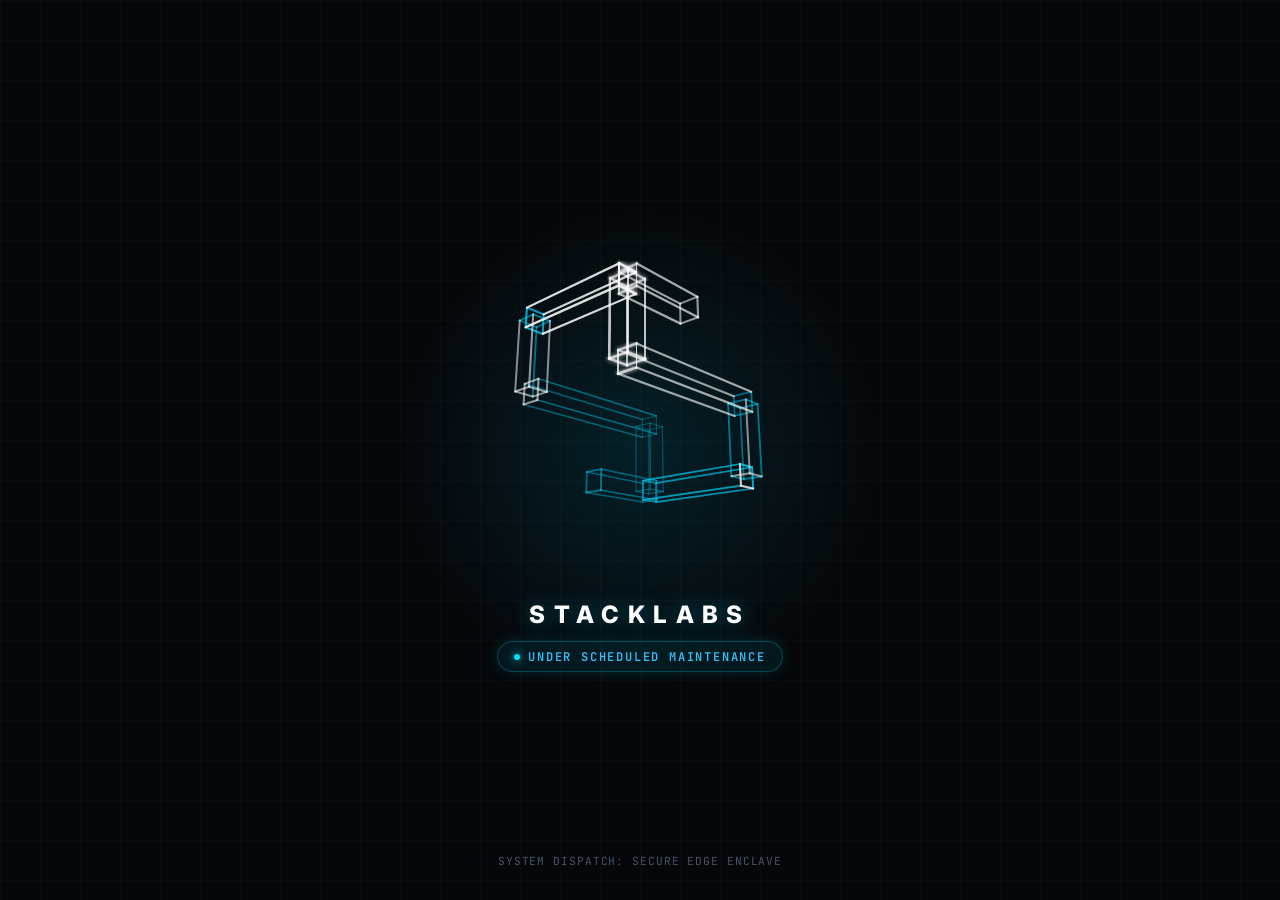
<file: homestead.html>
<!DOCTYPE html>
<html lang="en">
<head>
  <meta charset="UTF-8" />
  <meta name="viewport" content="width=device-width, initial-scale=1.0" />
  <title>StackLabs // Scheduled Maintenance</title>
  <meta name="description" content="StackLabs Enterprise Edge Systems — Scheduled Maintenance in Progress." />
  <link rel="preconnect" href="https://fonts.googleapis.com" />
  <link rel="preconnect" href="https://fonts.gstatic.com" crossorigin />
  <link href="https://fonts.googleapis.com/css2?family=Inter:wght@400;600;700;800&family=JetBrains+Mono:wght@400;500;700&display=swap" rel="stylesheet" />
  <style>
    * {
      box-sizing: border-box;
      margin: 0;
      padding: 0;
    }
    body {
      background-color: #05070A;
      color: #F8FAFC;
      font-family: 'Inter', -apple-system, BlinkMacSystemFont, sans-serif;
      min-height: 100vh;
      width: 100vw;
      overflow: hidden;
      display: flex;
      flex-direction: column;
      align-items: center;
      justify-content: center;
      position: relative;
    }
    /* Subtle ambient lighting */
    .ambient-glow {
      position: absolute;
      width: 500px;
      height: 500px;
      border-radius: 50%;
      background: radial-gradient(circle, rgba(0, 212, 255, 0.12) 0%, rgba(0, 212, 255, 0) 70%);
      pointer-events: none;
      z-index: 1;
      animation: pulse 6s ease-in-out infinite;
    }
    @keyframes pulse {
      0%, 100% { transform: scale(1); opacity: 0.7; }
      50% { transform: scale(1.15); opacity: 1; }
    }
    .grid-bg {
      position: absolute;
      inset: 0;
      background-size: 40px 40px;
      background-image: 
        linear-gradient(to right, rgba(255, 255, 255, 0.02) 1px, transparent 1px),
        linear-gradient(to bottom, rgba(255, 255, 255, 0.02) 1px, transparent 1px);
      pointer-events: none;
      z-index: 0;
    }
    .container {
      position: relative;
      z-index: 10;
      display: flex;
      flex-direction: column;
      align-items: center;
      justify-content: center;
      text-align: center;
      padding: 2rem;
    }
    .logo-wrapper {
      width: 280px;
      height: 280px;
      position: relative;
      margin-bottom: 2rem;
    }
    @media (min-width: 640px) {
      .logo-wrapper {
        width: 340px;
        height: 340px;
      }
    }
    svg {
      width: 100%;
      height: 100%;
      contain: strict;
      shape-rendering: geometricPrecision;
    }
    .title {
      font-size: 1.5rem;
      font-weight: 800;
      letter-spacing: 0.35em;
      text-transform: uppercase;
      color: #FFFFFF;
      margin-bottom: 0.75rem;
      text-shadow: 0 0 20px rgba(0, 212, 255, 0.4);
    }
    .badge {
      display: inline-flex;
      align-items: center;
      gap: 0.5rem;
      padding: 0.4rem 1rem;
      border-radius: 9999px;
      background: rgba(0, 212, 255, 0.08);
      border: 1px solid rgba(0, 212, 255, 0.25);
      font-family: 'JetBrains Mono', monospace;
      font-size: 0.75rem;
      font-weight: 600;
      letter-spacing: 0.15em;
      text-transform: uppercase;
      color: #38BDF8;
      box-shadow: 0 0 15px rgba(0, 212, 255, 0.15);
    }
    .badge-dot {
      width: 6px;
      height: 6px;
      border-radius: 50%;
      background-color: #00E5FF;
      box-shadow: 0 0 8px #00E5FF;
      animation: blink 2s infinite;
    }
    @keyframes blink {
      0%, 100% { opacity: 1; }
      50% { opacity: 0.3; }
    }
    .footer {
      position: absolute;
      bottom: 2rem;
      font-family: 'JetBrains Mono', monospace;
      font-size: 0.7rem;
      color: #475569;
      letter-spacing: 0.08em;
      z-index: 10;
    }
  </style>
</head>
<body>
  <div class="grid-bg"></div>
  <div class="ambient-glow"></div>

  <main class="container">
    <div class="logo-wrapper">
      <svg id="logo-svg" viewBox="-120 -120 240 240">
        <defs>
          <filter id="glow-filter" x="-20%" y="-20%" width="140%" height="140%">
            <feGaussianBlur stdDeviation="1.5" result="blur" />
            <feMerge>
              <feMergeNode in="blur" />
              <feMergeNode in="SourceGraphic" />
            </feMerge>
          </filter>
        </defs>
        <g id="edges-group"></g>
      </svg>
    </div>

    <h1 class="title">STACKLABS</h1>
    <div class="badge">
      <span class="badge-dot"></span>
      <span>UNDER SCHEDULED MAINTENANCE</span>
    </div>
  </main>

  <footer class="footer">
    <span>SYSTEM DISPATCH: SECURE EDGE ENCLAVE</span>
  </footer>

  <script>
    // 3D Wireframe S/SL Interlocking Monogram Engine
    const boxesLoop1 = [
      { xMin: -14, xMax: -10, yMin: 12,  yMax: 16,  zMin: -16, zMax: 0 },
      { xMin: -12, xMax: 12,  yMin: 12,  yMax: 16,  zMin: -18, zMax: -14 },
      { xMin: 10,  xMax: 14,  yMin: 0,   yMax: 14,  zMin: -18, zMax: -14 },
      { xMin: 10,  xMax: 14,  yMin: -2,  yMax: 2,   zMin: -16, zMax: 16 },
      { xMin: 10,  xMax: 14,  yMin: -14, yMax: 0,   zMin: 14,  zMax: 18 },
      { xMin: -12, xMax: 12,  yMin: -16, yMax: -12, zMin: 14,  zMax: 18 }
    ];

    const boxesLoop2 = boxesLoop1.map(b => ({
      xMin: -b.xMax,
      xMax: -b.xMin,
      yMin: -b.yMax,
      yMax: -b.yMin,
      zMin: -b.zMax,
      zMax: -b.zMin
    }));

    const allBoxes = [...boxesLoop1, ...boxesLoop2];
    const meshVertices = [];
    const meshEdges = [];

    allBoxes.forEach((box, index) => {
      const startIndex = index * 8;
      meshVertices.push(
        { x: box.xMin, y: box.yMin, z: box.zMin }, // 0
        { x: box.xMax, y: box.yMin, z: box.zMin }, // 1
        { x: box.xMin, y: box.yMax, z: box.zMin }, // 2
        { x: box.xMax, y: box.yMax, z: box.zMin }, // 3
        { x: box.xMin, y: box.yMin, z: box.zMax }, // 4
        { x: box.xMax, y: box.yMin, z: box.zMax }, // 5
        { x: box.xMin, y: box.yMax, z: box.zMax }, // 6
        { x: box.xMax, y: box.yMax, z: box.zMax }  // 7
      );

      meshEdges.push(
        { u: startIndex + 0, v: startIndex + 1 },
        { u: startIndex + 2, v: startIndex + 3 },
        { u: startIndex + 4, v: startIndex + 5 },
        { u: startIndex + 6, v: startIndex + 7 },
        { u: startIndex + 0, v: startIndex + 2 },
        { u: startIndex + 1, v: startIndex + 3 },
        { u: startIndex + 4, v: startIndex + 6 },
        { u: startIndex + 5, v: startIndex + 7 },
        { u: startIndex + 0, v: startIndex + 4 },
        { u: startIndex + 1, v: startIndex + 5 },
        { u: startIndex + 2, v: startIndex + 6 },
        { u: startIndex + 3, v: startIndex + 7 }
      );
    });

    const edgesGroup = document.getElementById('edges-group');
    let theta = 0;
    const D = 120;
    const scale = 3.8;
    const tiltX = 18 * Math.PI / 180;
    const cosX = Math.cos(tiltX);
    const sinX = Math.sin(tiltX);
    const zMin = -28;
    const zMax = 28;

    function renderFrame() {
      theta = (theta + 0.012) % (Math.PI * 2);
      const cosY = Math.cos(theta);
      const sinY = Math.sin(theta);

      const projectedVertices = meshVertices.map(v => {
        const x1 = v.x * cosY - v.z * sinY;
        const z1 = v.x * sinY + v.z * cosY;
        const y1 = v.y;

        const x2 = x1;
        const y2 = y1 * cosX - z1 * sinX;
        const z2 = y1 * sinX + z1 * cosX;

        const s = D / (D - z2);
        const px = x2 * s * scale;
        const py = y2 * s * scale;

        return { x: px, y: py, z: z2 };
      });

      const projectedEdges = meshEdges.map(edge => {
        const p1 = projectedVertices[edge.u];
        const p2 = projectedVertices[edge.v];
        return {
          x1: p1.x,
          y1: p1.y,
          x2: p2.x,
          y2: p2.y,
          avgZ: (p1.z + p2.z) / 2
        };
      });

      projectedEdges.sort((a, b) => a.avgZ - b.avgZ);

      let svgContent = '';
      for (let i = 0; i < projectedEdges.length; i++) {
        const edge = projectedEdges[i];
        const t = Math.max(0, Math.min(1, (edge.avgZ - zMin) / (zMax - zMin)));
        const strokeWidth = (0.6 + t * 1.5).toFixed(2);
        const opacity = (0.12 + t * 0.78).toFixed(2);
        const stroke = t > 0.52 ? '#ffffff' : '#00d4ff';
        const filterAttr = t > 0.7 ? ' filter="url(#glow-filter)"' : '';

        svgContent += `<line x1="${edge.x1.toFixed(1)}" y1="${edge.y1.toFixed(1)}" x2="${edge.x2.toFixed(1)}" y2="${edge.y2.toFixed(1)}" stroke="${stroke}" stroke-width="${strokeWidth}" opacity="${opacity}" stroke-linecap="round"${filterAttr} />`;
      }

      edgesGroup.innerHTML = svgContent;
      requestAnimationFrame(renderFrame);
    }

    requestAnimationFrame(renderFrame);
  </script>
</body>
</html>
</file>
